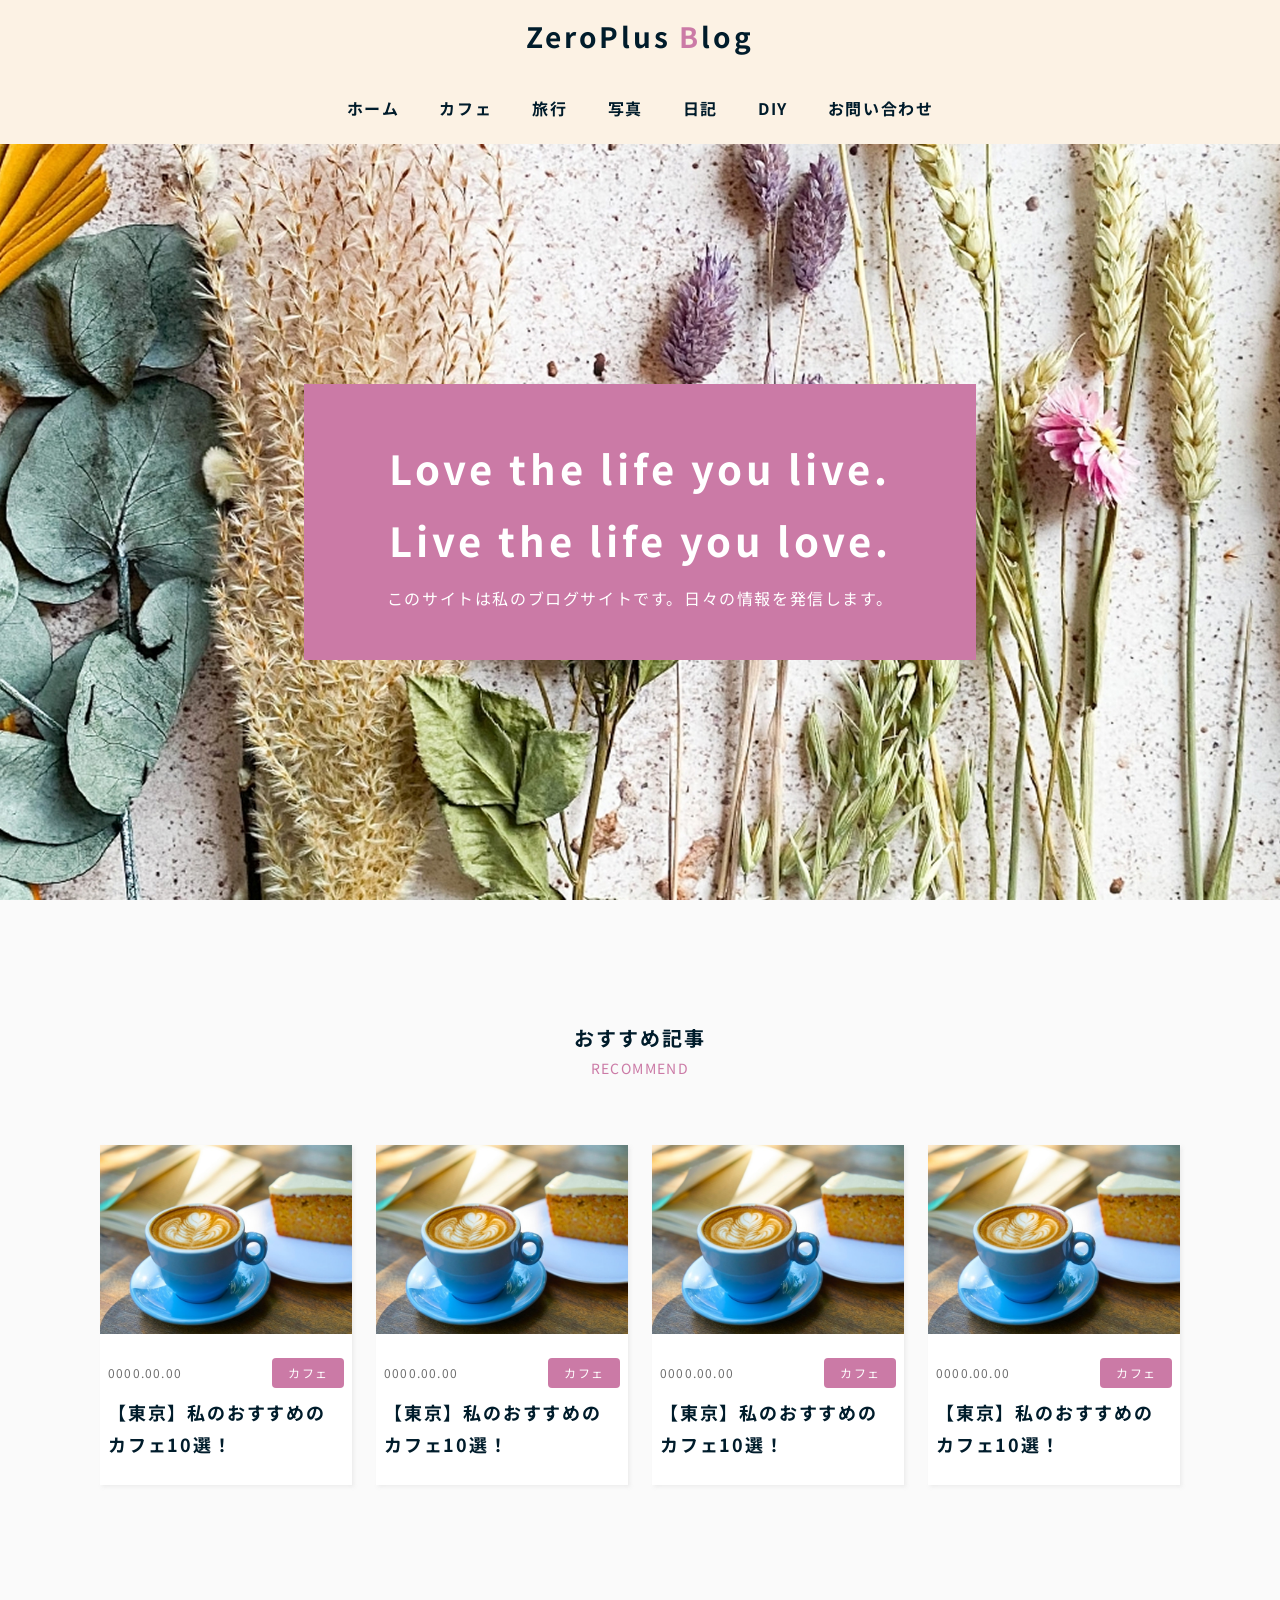
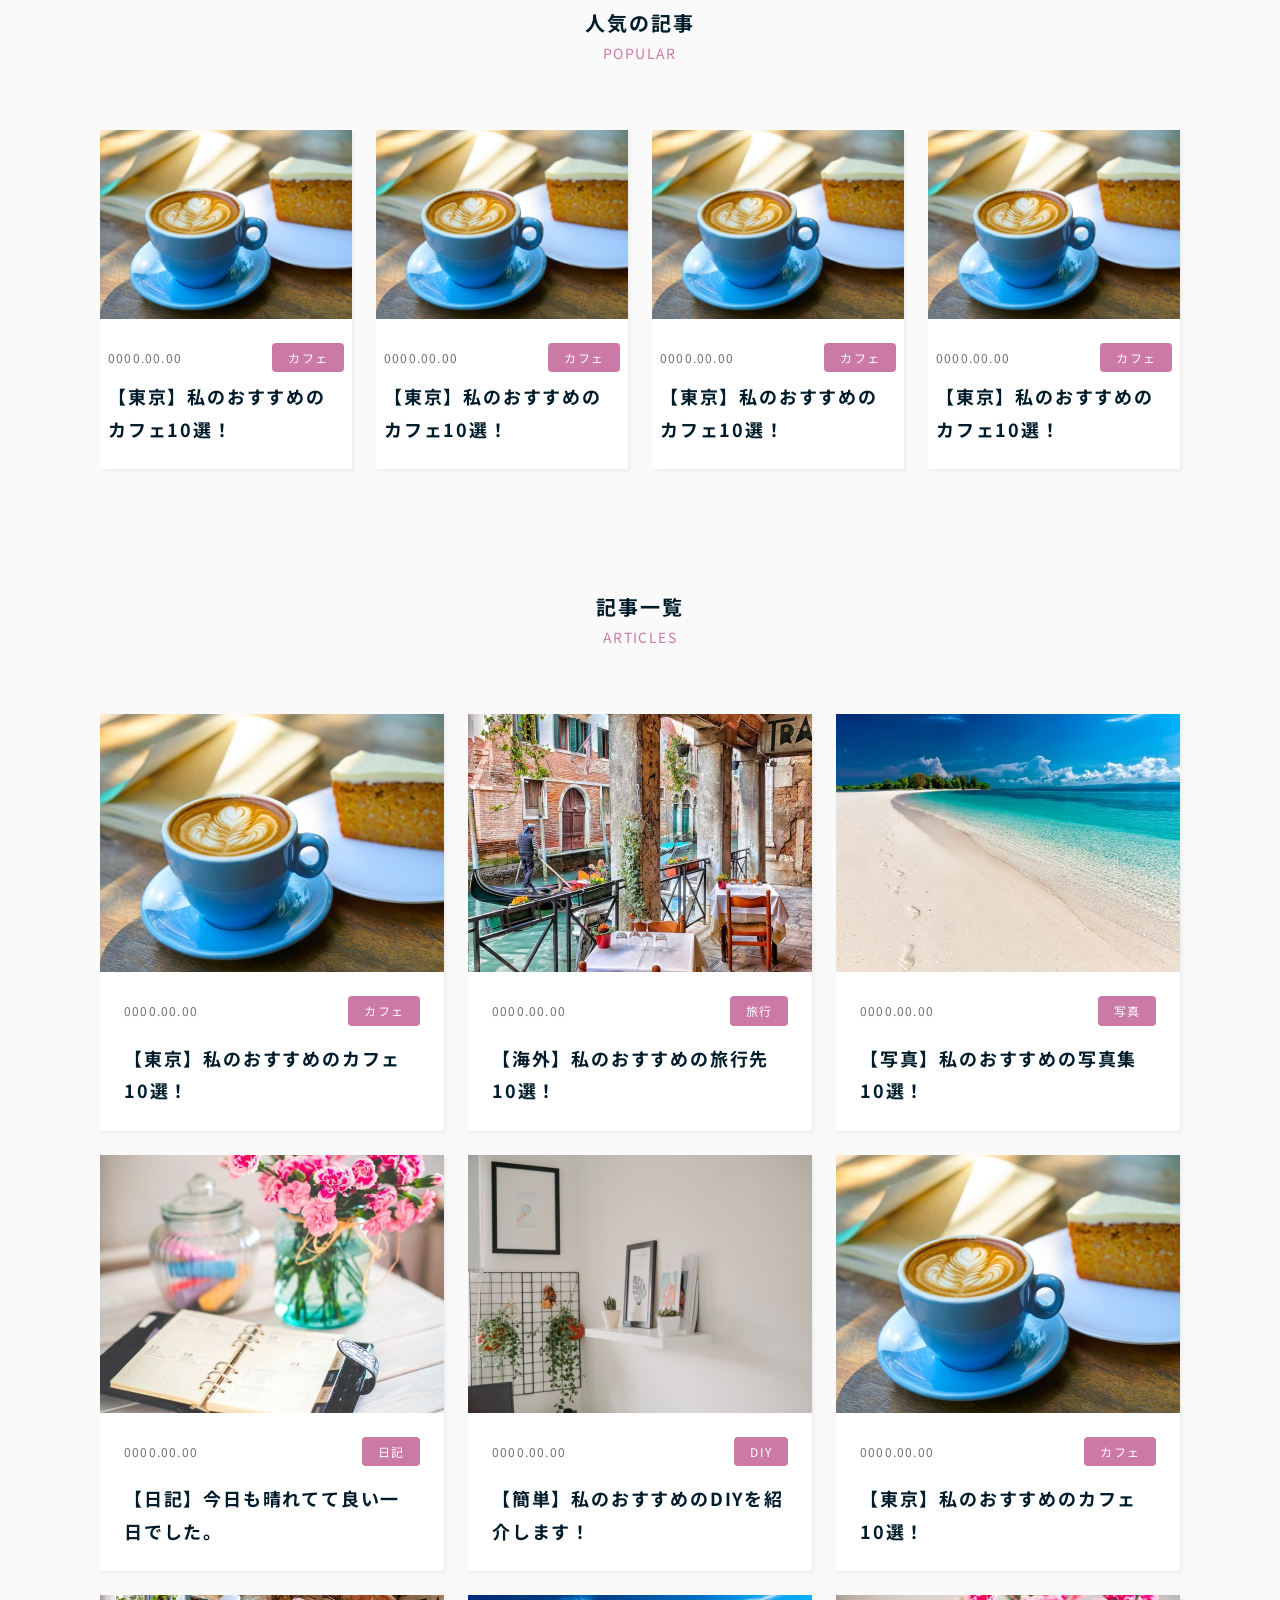
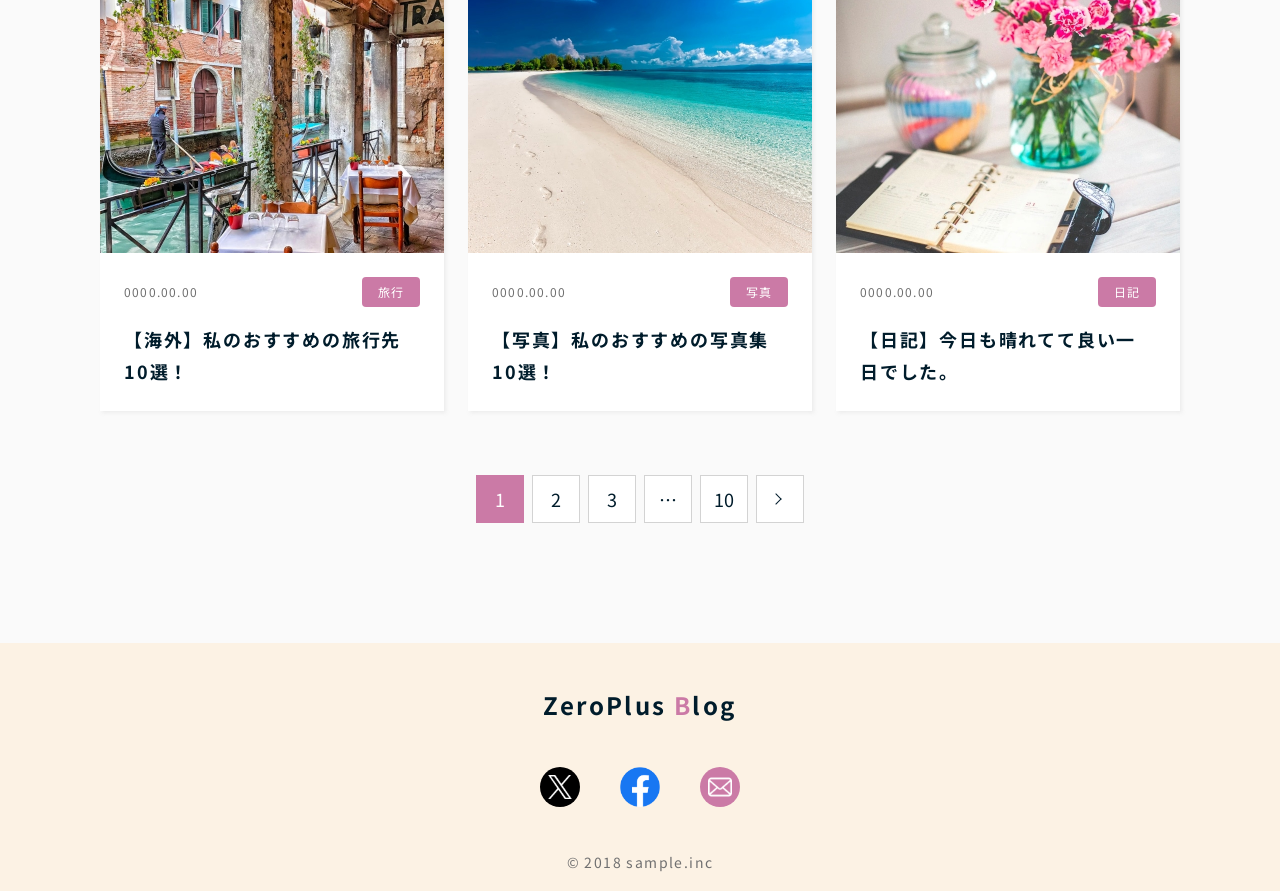
<file: src/index.html>
<!doctype html>
<html lang="ja">
  <head>
    <meta charset="utf-8" />
    <meta name="viewport" content="width=device-width,initial-scale=1" />
    <title>ZeroPlus Blog</title>
    <meta
      name="description"
      content="このサイトは私のブログサイトです。日々の情報を発信します。"
    />
    <meta name="format-detection" content="telephone=no" />

    <!-- favicon/web-clip-icon -->
    <link rel="icon" href="favicon.ico" type="image/ico" />
    <link rel="icon" href="favicon.png" type="image/png" />
    <link rel="icon" href="favicon.svg" type="image/svg+xml" />
    <link rel="apple-touch-icon" href="webclip.png" />
    <!-- ogp -->
    <meta property="og:site_name" content="ZeroPlus Blog" />
    <meta property="og:url" content="サイトのURL" />
    <meta property="og:type" content="website" />
    <meta property="og:title" content="ZeroPlus Blog" />
    <meta
      property="og:description"
      content="このサイトは私のブログサイトです。日々の情報を発信します。"
    />
    <meta
      property="og:image"
      content="https://zero-plus.io/lesson/ogp/blog_homework_ogp.png"
    />
    <meta property="og:locale" content="ja_JP" />
    <meta name="twitter:card" content="summary_large_image" />
    <meta
      name="twitter:description"
      content="このサイトは私のブログサイトです。日々の情報を発信します。"
    />
    <meta
      name="twitter:image:src"
      content="https://zero-plus.io/lesson/ogp/blog_homework_ogp.png"
    />

    <!-- google fonts -->
    <link rel="preconnect" href="https://fonts.googleapis.com" />
    <link rel="preconnect" href="https://fonts.gstatic.com" crossorigin />
    <link
      href="https://fonts.googleapis.com/css2?family=Noto+Sans+JP:wght@400;700&display=swap"
      rel="stylesheet"
    />
    <!-- css -->
    <link rel="stylesheet" href="css/reset.css" />
    <link rel="stylesheet" href="css/style.css" />
  </head>
  <body>
    <header class="header">
      <h1 class="header-logo">
        <a href="index.html" class="header-logo_link"
          >ZeroPlus<span class="header-logo_link__accent-color">&nbsp;B</span
          >log</a
        >
      </h1>
      <nav class="header-nav container">
        <ul class="header-nav_list">
          <li class="header-nav_item">
            <a href="index.html" class="header-nav_link">ホーム</a>
          </li>
          <li class="header-nav_item">
            <a href="category.html" class="header-nav_link">カフェ</a>
          </li>
          <li class="header-nav_item">
            <a href="category.html" class="header-nav_link">旅行</a>
          </li>
          <li class="header-nav_item">
            <a href="category.html" class="header-nav_link">写真</a>
          </li>
          <li class="header-nav_item">
            <a href="category.html" class="header-nav_link">日記</a>
          </li>
          <li class="header-nav_item">
            <a href="category.html" class="header-nav_link">DIY</a>
          </li>
          <li class="header-nav_item">
            <a href="#" class="header-nav_link">お問い合わせ</a>
          </li>
        </ul>
      </nav>
    </header>
    <div class="top_kv">
      <div class="top_kv_copy-wrapper">
        <p class="top_kv_copy">
          Love the life you live. <br />Live the life you love.
        </p>
        <p class="top_kv_copy-jp">
          このサイトは私のブログサイトです。<br
            class="top_kv_break"
          />日々の情報を発信します。
        </p>
      </div>
      <!-- /.top_kv_copy-wrapper -->
    </div>
    <!-- /.kv -->
    <main class="top_main">
      <section class="contents">
        <h2 class="contents-title">おすすめ記事</h2>
        <div class="posts container posts__col-4 contents-body">
          <article class="post">
            <a href="single.html" class="post_link">
              <div class="post_thumb-wrapper">
                <img
                  src="img/thumb_article.jpg"
                  alt="ラテアートが施されたカフェラテとケーキ"
                  class="post_thumb"
                  width="688"
                  height="516"
                />
              </div>
              <!-- /.post_thumb-wrapper -->
              <div class="post_txt post_txt__col-4">
                <div class="post_meta">
                  <time class="post_meta-date">0000.00.00</time>
                  <span class="post_meta-cat">カフェ</span>
                </div>
                <!-- /.post_meta -->
                <h3 class="post_title post_title__col-4">
                  【東京】私のおすすめのカフェ10選！
                </h3>
              </div>
              <!-- /.post_txt -->
            </a>
          </article>
          <article class="post">
            <a href="single.html" class="post_link">
              <div class="post_thumb-wrapper">
                <img
                  src="img/thumb_article.jpg"
                  alt="ラテアートが施されたカフェラテとケーキ"
                  class="post_thumb"
                  width="688"
                  height="516"
                />
              </div>
              <!-- /.post_thumb-wrapper -->
              <div class="post_txt post_txt__col-4">
                <div class="post_meta">
                  <time class="post_meta-date">0000.00.00</time>
                  <span class="post_meta-cat">カフェ</span>
                </div>
                <!-- /.post_meta -->
                <h3 class="post_title post_title__col-4">
                  【東京】私のおすすめのカフェ10選！
                </h3>
              </div>
              <!-- /.post_txt -->
            </a>
          </article>
          <article class="post">
            <a href="single.html" class="post_link">
              <div class="post_thumb-wrapper">
                <img
                  src="img/thumb_article.jpg"
                  alt="ラテアートが施されたカフェラテとケーキ"
                  class="post_thumb"
                  width="688"
                  height="516"
                />
              </div>
              <!-- /.post_thumb-wrapper -->
              <div class="post_txt post_txt__col-4">
                <div class="post_meta">
                  <time class="post_meta-date">0000.00.00</time>
                  <span class="post_meta-cat">カフェ</span>
                </div>
                <!-- /.post_meta -->
                <h3 class="post_title post_title__col-4">
                  【東京】私のおすすめのカフェ10選！
                </h3>
              </div>
              <!-- /.post_txt -->
            </a>
          </article>
          <article class="post">
            <a href="single.html" class="post_link">
              <div class="post_thumb-wrapper">
                <img
                  src="img/thumb_article.jpg"
                  alt="ラテアートが施されたカフェラテとケーキ"
                  class="post_thumb"
                  width="688"
                  height="516"
                />
              </div>
              <!-- /.post_thumb-wrapper -->
              <div class="post_txt post_txt__col-4">
                <div class="post_meta">
                  <time class="post_meta-date">0000.00.00</time>
                  <span class="post_meta-cat">カフェ</span>
                </div>
                <!-- /.post_meta -->
                <h3 class="post_title post_title__col-4">
                  【東京】私のおすすめのカフェ10選！
                </h3>
              </div>
              <!-- /.post_txt -->
            </a>
          </article>
        </div>
        <!-- /.posts -->
      </section>
      <section class="contents">
        <h2 class="contents-title popular">人気の記事</h2>
        <div class="posts container posts__col-4 contents-body">
          <article class="post">
            <a href="single.html" class="post_link">
              <div class="post_thumb-wrapper">
                <img
                  src="img/thumb_article.jpg"
                  alt="ラテアートが施されたカフェラテとケーキ"
                  class="post_thumb"
                  width="688"
                  height="516"
                />
              </div>
              <!-- /.post_thumb-wrapper -->
              <div class="post_txt post_txt__col-4">
                <div class="post_meta">
                  <time class="post_meta-date">0000.00.00</time>
                  <span class="post_meta-cat">カフェ</span>
                </div>
                <!-- /.post_meta -->
                <h3 class="post_title post_title__col-4">
                  【東京】私のおすすめのカフェ10選！
                </h3>
              </div>
              <!-- /.post_txt -->
            </a>
          </article>
          <article class="post">
            <a href="single.html" class="post_link">
              <div class="post_thumb-wrapper">
                <img
                  src="img/thumb_article.jpg"
                  alt="ラテアートが施されたカフェラテとケーキ"
                  class="post_thumb"
                  width="688"
                  height="516"
                />
              </div>
              <!-- /.post_thumb-wrapper -->
              <div class="post_txt post_txt__col-4">
                <div class="post_meta">
                  <time class="post_meta-date">0000.00.00</time>
                  <span class="post_meta-cat">カフェ</span>
                </div>
                <!-- /.post_meta -->
                <h3 class="post_title post_title__col-4">
                  【東京】私のおすすめのカフェ10選！
                </h3>
              </div>
              <!-- /.post_txt -->
            </a>
          </article>
          <article class="post">
            <a href="single.html" class="post_link">
              <div class="post_thumb-wrapper">
                <img
                  src="img/thumb_article.jpg"
                  alt="ラテアートが施されたカフェラテとケーキ"
                  class="post_thumb"
                  width="688"
                  height="516"
                />
              </div>
              <!-- /.post_thumb-wrapper -->
              <div class="post_txt post_txt__col-4">
                <div class="post_meta">
                  <time class="post_meta-date">0000.00.00</time>
                  <span class="post_meta-cat">カフェ</span>
                </div>
                <!-- /.post_meta -->
                <h3 class="post_title post_title__col-4">
                  【東京】私のおすすめのカフェ10選！
                </h3>
              </div>
              <!-- /.post_txt -->
            </a>
          </article>
          <article class="post">
            <a href="single.html" class="post_link">
              <div class="post_thumb-wrapper">
                <img
                  src="img/thumb_article.jpg"
                  alt="ラテアートが施されたカフェラテとケーキ"
                  class="post_thumb"
                  width="688"
                  height="516"
                />
              </div>
              <!-- /.post_thumb-wrapper -->
              <div class="post_txt post_txt__col-4">
                <div class="post_meta">
                  <time class="post_meta-date">0000.00.00</time>
                  <span class="post_meta-cat">カフェ</span>
                </div>
                <!-- /.post_meta -->
                <h3 class="post_title post_title__col-4">
                  【東京】私のおすすめのカフェ10選！
                </h3>
              </div>
              <!-- /.post_txt -->
            </a>
          </article>
        </div>
        <!-- /.posts -->
      </section>
      <section class="contents">
        <h2 class="contents-title articles">記事一覧</h2>
        <div class="posts container posts__col-3 contents-body">
          <article class="post">
            <a href="single.html" class="post_link">
              <div class="post_thumb-wrapper">
                <img
                  src="img/thumb_article.jpg"
                  alt="ラテアートが施されたカフェラテとケーキ"
                  class="post_thumb"
                  width="688"
                  height="516"
                />
              </div>
              <!-- /.post_thumb-wrapper -->
              <div class="post_txt post_txt__col-3">
                <div class="post_meta">
                  <time class="post_meta-date">0000.00.00</time>
                  <span class="post_meta-cat">カフェ</span>
                </div>
                <!-- /.post_meta -->
                <h3 class="post_title post_title__col-3">
                  【東京】私のおすすめのカフェ10選！
                </h3>
              </div>
              <!-- /.post_txt -->
            </a>
          </article>
          <article class="post">
            <a href="single.html" class="post_link">
              <div class="post_thumb-wrapper">
                <img
                  src="img/thumb_article02.jpg"
                  alt="運河沿いのレストランから見えるゴンドラと古い建物の景色"
                  class="post_thumb"
                  width="688"
                  height="516"
                />
              </div>
              <!-- /.post_thumb-wrapper -->
              <div class="post_txt post_txt__col-3">
                <div class="post_meta">
                  <time class="post_meta-date">0000.00.00</time>
                  <span class="post_meta-cat">旅行</span>
                </div>
                <!-- /.post_meta -->
                <h3 class="post_title post_title__col-3">
                  【海外】私のおすすめの旅行先10選！
                </h3>
              </div>
              <!-- /.post_txt -->
            </a>
          </article>
          <article class="post">
            <a href="single.html" class="post_link">
              <div class="post_thumb-wrapper">
                <img
                  src="img/thumb_article03.jpg"
                  alt="青い海と白い砂浜に残された足跡"
                  class="post_thumb"
                  width="688"
                  height="516"
                />
              </div>
              <!-- /.post_thumb-wrapper -->
              <div class="post_txt post_txt__col-3">
                <div class="post_meta">
                  <time class="post_meta-date">0000.00.00</time>
                  <span class="post_meta-cat">写真</span>
                </div>
                <!-- /.post_meta -->
                <h3 class="post_title post_title__col-3">
                  【写真】私のおすすめの写真集10選！
                </h3>
              </div>
              <!-- /.post_txt -->
            </a>
          </article>
          <article class="post">
            <a href="single.html" class="post_link">
              <div class="post_thumb-wrapper">
                <img
                  src="img/thumb_article04.jpg"
                  alt="開かれた手帳と花瓶に生けられたピンクの花"
                  class="post_thumb"
                  width="688"
                  height="516"
                />
              </div>
              <!-- /.post_thumb-wrapper -->
              <div class="post_txt post_txt__col-3">
                <div class="post_meta">
                  <time class="post_meta-date">0000.00.00</time>
                  <span class="post_meta-cat">日記</span>
                </div>
                <!-- /.post_meta -->
                <h3 class="post_title post_title__col-3">
                  【日記】今日も晴れてて良い一日でした。
                </h3>
              </div>
              <!-- /.post_txt -->
            </a>
          </article>
          <article class="post">
            <a href="single.html" class="post_link">
              <div class="post_thumb-wrapper">
                <img
                  src="img/thumb_article05.jpg"
                  alt="白い壁に設置されたシェルフと小さな観葉植物"
                  class="post_thumb"
                  width="688"
                  height="516"
                />
              </div>
              <!-- /.post_thumb-wrapper -->
              <div class="post_txt post_txt__col-3">
                <div class="post_meta">
                  <time class="post_meta-date">0000.00.00</time>
                  <span class="post_meta-cat">DIY</span>
                </div>
                <!-- /.post_meta -->
                <h3 class="post_title post_title__col-3">
                  【簡単】私のおすすめのDIYを紹介します！
                </h3>
              </div>
              <!-- /.post_txt -->
            </a>
          </article>
          <article class="post">
            <a href="single.html" class="post_link">
              <div class="post_thumb-wrapper">
                <img
                  src="img/thumb_article.jpg"
                  alt="ラテアートが施されたカフェラテとケーキ"
                  class="post_thumb"
                  width="688"
                  height="516"
                />
              </div>
              <!-- /.post_thumb-wrapper -->
              <div class="post_txt post_txt__col-3">
                <div class="post_meta">
                  <time class="post_meta-date">0000.00.00</time>
                  <span class="post_meta-cat">カフェ</span>
                </div>
                <!-- /.post_meta -->
                <h3 class="post_title post_title__col-3">
                  【東京】私のおすすめのカフェ10選！
                </h3>
              </div>
              <!-- /.post_txt -->
            </a>
          </article>
          <article class="post">
            <a href="single.html" class="post_link">
              <div class="post_thumb-wrapper">
                <img
                  src="img/thumb_article02.jpg"
                  alt="運河沿いのレストランから見えるゴンドラと古い建物の景色"
                  class="post_thumb"
                  width="688"
                  height="516"
                />
              </div>
              <!-- /.post_thumb-wrapper -->
              <div class="post_txt post_txt__col-3">
                <div class="post_meta">
                  <time class="post_meta-date">0000.00.00</time>
                  <span class="post_meta-cat">旅行</span>
                </div>
                <!-- /.post_meta -->
                <h3 class="post_title post_title__col-3">
                  【海外】私のおすすめの旅行先10選！
                </h3>
              </div>
              <!-- /.post_txt -->
            </a>
          </article>
          <article class="post">
            <a href="single.html" class="post_link">
              <div class="post_thumb-wrapper">
                <img
                  src="img/thumb_article03.jpg"
                  alt="青い海と白い砂浜に残された足跡"
                  class="post_thumb"
                  width="688"
                  height="516"
                />
              </div>
              <!-- /.post_thumb-wrapper -->
              <div class="post_txt post_txt__col-3">
                <div class="post_meta">
                  <time class="post_meta-date">0000.00.00</time>
                  <span class="post_meta-cat">写真</span>
                </div>
                <!-- /.post_meta -->
                <h3 class="post_title post_title__col-3">
                  【写真】私のおすすめの写真集10選！
                </h3>
              </div>
              <!-- /.post_txt -->
            </a>
          </article>
          <article class="post">
            <a href="single.html" class="post_link">
              <div class="post_thumb-wrapper">
                <img
                  src="img/thumb_article04.jpg"
                  alt="開かれた手帳と花瓶に生けられたピンクの花"
                  class="post_thumb"
                  width="688"
                  height="516"
                />
              </div>
              <!-- /.post_thumb-wrapper -->
              <div class="post_txt post_txt__col-3">
                <div class="post_meta">
                  <time class="post_meta-date">0000.00.00</time>
                  <span class="post_meta-cat">日記</span>
                </div>
                <!-- /.post_meta -->
                <h3 class="post_title post_title__col-3">
                  【日記】今日も晴れてて良い一日でした。
                </h3>
              </div>
              <!-- /.post_txt -->
            </a>
          </article>
        </div>
        <!-- /.posts -->
        <!-- /.pagination -->
      </section>
      <div class="pagination">
        <span class="pagination_numbers pagination_numbers__current">1</span>
        <a href="#" class="pagination_numbers">2</a>
        <a href="#" class="pagination_numbers">3</a>
        <span class="pagination_numbers">…</span>
        <a href="#" class="pagination_numbers">10</a>
        <a href="#" class="pagination_numbers pagination_numbers__next"></a>
      </div>
    </main>
    <footer class="footer">
      <p class="footer-logo">
        <a href="index.html" class="footer-logo_link"
          >ZeroPlus<span class="footer-logo_link__accent-color">&nbsp;B</span
          >log</a
        >
      </p>
      <div class="footer-sns">
        <a href="#" class="footer-sns_item">
          <img
            src="img/icon_x.svg"
            alt="X"
            width="40"
            height="40"
            class="footer-sns_icon"
          />
        </a>
        <a href="#" class="footer-sns_item">
          <img
            src="img/icon_facebook.svg"
            alt="Facebook"
            width="40"
            height="40"
            class="footer-sns_icon"
          />
        </a>
        <a href="#" class="footer-sns_item">
          <img
            src="img/icon_email.svg"
            alt="Eメール"
            width="40"
            height="40"
            class="footer-sns_icon"
          />
        </a>
      </div>
      <!-- /.footer-sns -->

      <p class="footer-copyright">
        <small class="footer-copyright_txt">&copy; 2018 sample.inc</small>
      </p>
    </footer>
  </body>
</html>
</file>
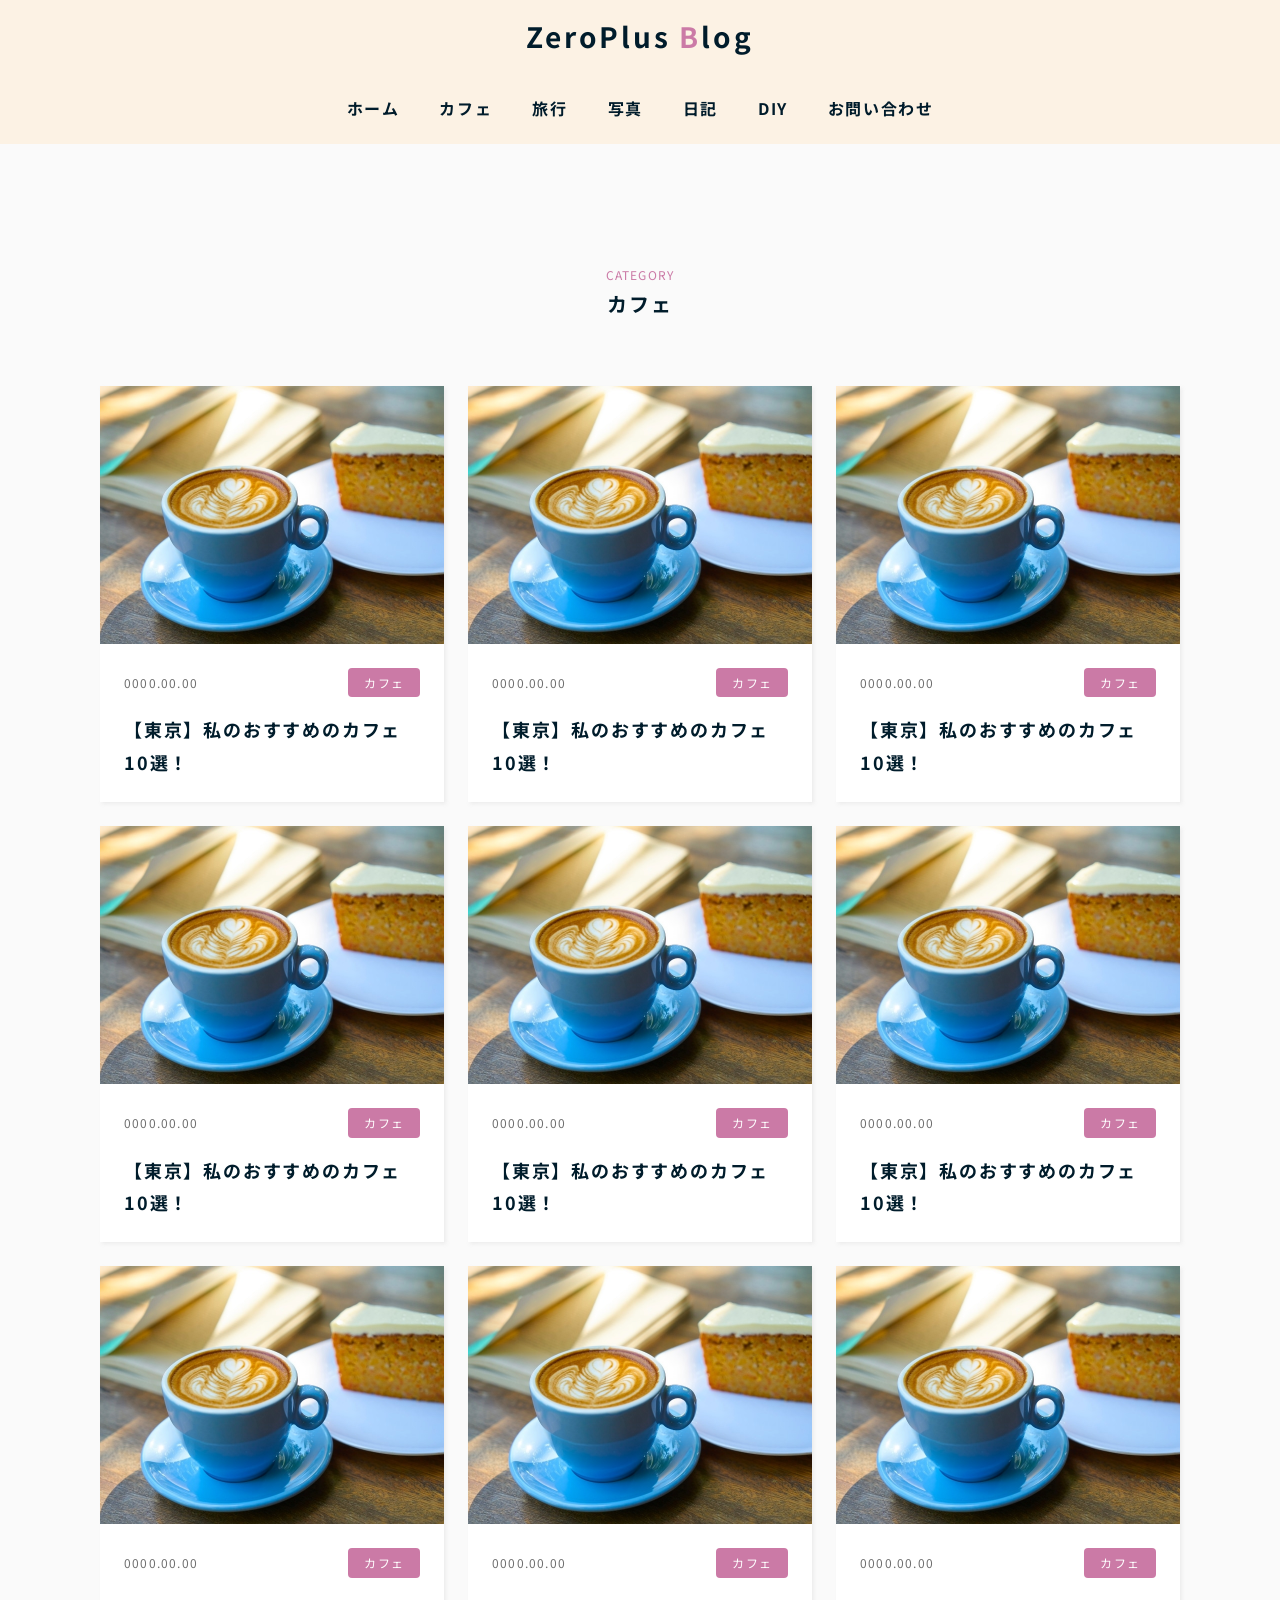
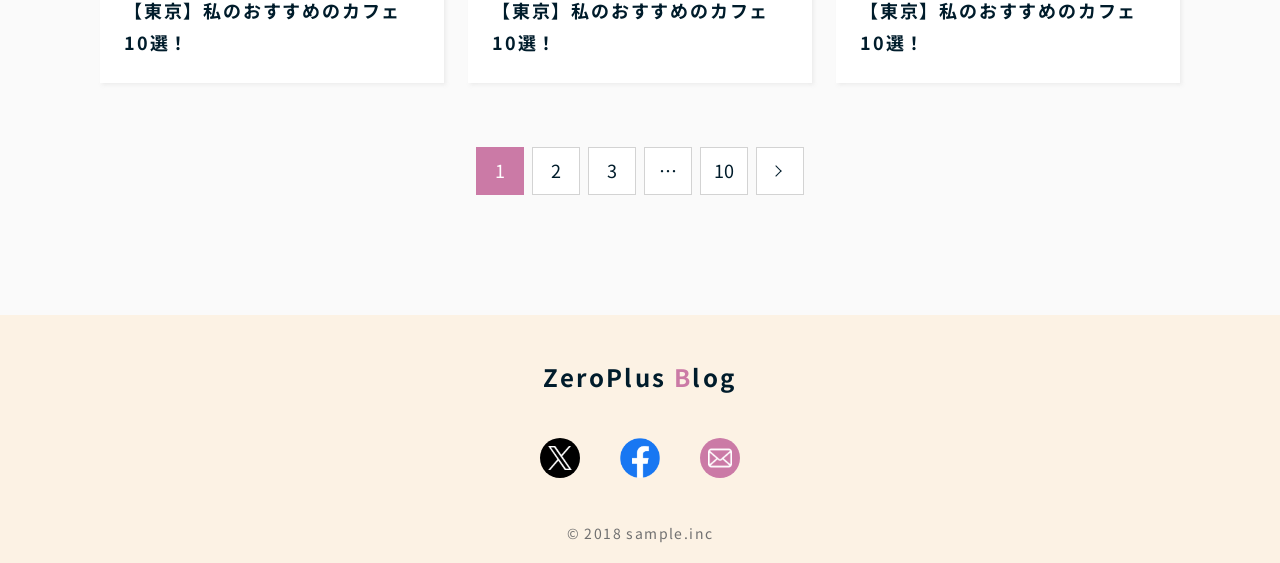
<file: src/category.html>
<!doctype html>
<html lang="ja">
  <head>
    <meta charset="utf-8" />
    <meta name="viewport" content="width=device-width,initial-scale=1" />
    <title>カフェ|ZeroPlus Blog</title>
    <meta
      name="description"
      content="このサイトは私のブログサイトです。日々の情報を発信します。"
    />
    <meta name="format-detection" content="telephone=no" />

    <!-- favicon/web-clip-icon -->
    <link rel="icon" href="favicon.ico" type="image/ico" />
    <link rel="icon" href="favicon.png" type="image/png" />
    <link rel="icon" href="favicon.svg" type="image/svg+xml" />
    <link rel="apple-touch-icon" href="webclip.png" />
    <!-- ogp -->
    <meta property="og:site_name" content="ZeroPlus Blog" />
    <meta property="og:url" content="サイトのURL" />
    <meta property="og:type" content="article" />
    <meta property="og:title" content="カフェ|ZeroPlus Blog" />
    <meta
    property="og:description"
    content="このサイトは私のブログサイトです。日々の情報を発信します。"
    />
    <meta
    property="og:image"
    content="https://zero-plus.io/lesson/ogp/blog_homework_ogp.png"
    />
    <meta property="og:locale" content="ja_JP" />
    <meta name="twitter:card" content="summary_large_image" />
    <meta
    name="twitter:description"
    content="このサイトは私のブログサイトです。日々の情報を発信します。"
    />
    <meta
    name="twitter:image:src"
    content="https://zero-plus.io/lesson/ogp/blog_homework_ogp.png"
    />

    <!-- google fonts -->
    <link rel="preconnect" href="https://fonts.googleapis.com" />
    <link rel="preconnect" href="https://fonts.gstatic.com" crossorigin />
    <link
      href="https://fonts.googleapis.com/css2?family=Noto+Sans+JP:wght@400;700&display=swap"
      rel="stylesheet"
    />
    <!-- css -->
    <link rel="stylesheet" href="css/reset.css" />
    <link rel="stylesheet" href="css/style.css" />
  </head>
  <body>
    <header class="header">
      <p class="header-logo">
        <a href="index.html" class="header-logo_link"
          >ZeroPlus<span class="header-logo_link__accent-color">&nbsp;B</span
          >log</a
        >
      </p>
      <nav class="header-nav container">
        <ul class="header-nav_list">
          <li class="header-nav_item">
            <a href="index.html" class="header-nav_link">ホーム</a>
          </li>
          <li class="header-nav_item">
            <a href="category.html" class="header-nav_link">カフェ</a>
          </li>
          <li class="header-nav_item">
            <a href="category.html" class="header-nav_link">旅行</a>
          </li>
          <li class="header-nav_item">
            <a href="category.html" class="header-nav_link">写真</a>
          </li>
          <li class="header-nav_item">
            <a href="category.html" class="header-nav_link">日記</a>
          </li>
          <li class="header-nav_item">
            <a href="category.html" class="header-nav_link">DIY</a>
          </li>
          <li class="header-nav_item">
            <a href="#" class="header-nav_link">お問い合わせ</a>
          </li>
        </ul>
      </nav>
    </header>
    <main class="cat_main">
      <div class="cat_header container">
        <h1 class="cat_header_title">カフェ</h1>
      </div>
      <!-- /.cat_header -->
      <section class="cat_main_contents">
        <div class="posts container posts__col-3">
          <article class="post">
            <a href="single.html" class="post_link">
              <div class="post_thumb-wrapper">
                <img
                  src="img/thumb_article.jpg"
                  alt="ラテアートが施されたカフェラテとケーキ"
                  class="post_thumb"
                  width="688"
                  height="516"
                />
              </div>
              <!-- /.post_thumb-wrapper -->
              <div class="post_txt post_txt__col-3">
                <div class="post_meta">
                  <time class="post_meta-date">0000.00.00</time>
                  <span class="post_meta-cat">カフェ</span>
                </div>
                <!-- /.post_meta -->
                <h2 class="post_title post_title__col-3">
                  【東京】私のおすすめのカフェ10選！
                </h2>
              </div>
              <!-- /.post_txt -->
            </a>
          </article>
          <article class="post">
            <a href="single.html" class="post_link">
              <div class="post_thumb-wrapper">
                <img
                  src="img/thumb_article.jpg"
                  alt="ラテアートが施されたカフェラテとケーキ"
                  class="post_thumb"
                  width="688"
                  height="516"
                />
              </div>
              <!-- /.post_thumb-wrapper -->
              <div class="post_txt post_txt__col-3">
                <div class="post_meta">
                  <time class="post_meta-date">0000.00.00</time>
                  <span class="post_meta-cat">カフェ</span>
                </div>
                <!-- /.post_meta -->
                <h2 class="post_title post_title__col-3">
                  【東京】私のおすすめのカフェ10選！
                </h2>
              </div>
              <!-- /.post_txt -->
            </a>
          </article>
          <article class="post">
            <a href="single.html" class="post_link">
              <div class="post_thumb-wrapper">
                <img
                  src="img/thumb_article.jpg"
                  alt="ラテアートが施されたカフェラテとケーキ"
                  class="post_thumb"
                  width="688"
                  height="516"
                />
              </div>
              <!-- /.post_thumb-wrapper -->
              <div class="post_txt post_txt__col-3">
                <div class="post_meta">
                  <time class="post_meta-date">0000.00.00</time>
                  <span class="post_meta-cat">カフェ</span>
                </div>
                <!-- /.post_meta -->
                <h2 class="post_title post_title__col-3">
                  【東京】私のおすすめのカフェ10選！
                </h2>
              </div>
              <!-- /.post_txt -->
            </a>
          </article>
          <article class="post">
            <a href="single.html" class="post_link">
              <div class="post_thumb-wrapper">
                <img
                  src="img/thumb_article.jpg"
                  alt="ラテアートが施されたカフェラテとケーキ"
                  class="post_thumb"
                  width="688"
                  height="516"
                />
              </div>
              <!-- /.post_thumb-wrapper -->
              <div class="post_txt post_txt__col-3">
                <div class="post_meta">
                  <time class="post_meta-date">0000.00.00</time>
                  <span class="post_meta-cat">カフェ</span>
                </div>
                <!-- /.post_meta -->
                <h2 class="post_title post_title__col-3">
                  【東京】私のおすすめのカフェ10選！
                </h2>
              </div>
              <!-- /.post_txt -->
            </a>
          </article>
          <article class="post">
            <a href="single.html" class="post_link">
              <div class="post_thumb-wrapper">
                <img
                  src="img/thumb_article.jpg"
                  alt="ラテアートが施されたカフェラテとケーキ"
                  class="post_thumb"
                  width="688"
                  height="516"
                />
              </div>
              <!-- /.post_thumb-wrapper -->
              <div class="post_txt post_txt__col-3">
                <div class="post_meta">
                  <time class="post_meta-date">0000.00.00</time>
                  <span class="post_meta-cat">カフェ</span>
                </div>
                <!-- /.post_meta -->
                <h2 class="post_title post_title__col-3">
                  【東京】私のおすすめのカフェ10選！
                </h2>
              </div>
              <!-- /.post_txt -->
            </a>
          </article>
          <article class="post">
            <a href="single.html" class="post_link">
              <div class="post_thumb-wrapper">
                <img
                  src="img/thumb_article.jpg"
                  alt="ラテアートが施されたカフェラテとケーキ"
                  class="post_thumb"
                  width="688"
                  height="516"
                />
              </div>
              <!-- /.post_thumb-wrapper -->
              <div class="post_txt post_txt__col-3">
                <div class="post_meta">
                  <time class="post_meta-date">0000.00.00</time>
                  <span class="post_meta-cat">カフェ</span>
                </div>
                <!-- /.post_meta -->
                <h2 class="post_title post_title__col-3">
                  【東京】私のおすすめのカフェ10選！
                </h2>
              </div>
              <!-- /.post_txt -->
            </a>
          </article>
          <article class="post">
            <a href="single.html" class="post_link">
              <div class="post_thumb-wrapper">
                <img
                  src="img/thumb_article.jpg"
                  alt="ラテアートが施されたカフェラテとケーキ"
                  class="post_thumb"
                  width="688"
                  height="516"
                />
              </div>
              <!-- /.post_thumb-wrapper -->
              <div class="post_txt post_txt__col-3">
                <div class="post_meta">
                  <time class="post_meta-date">0000.00.00</time>
                  <span class="post_meta-cat">カフェ</span>
                </div>
                <!-- /.post_meta -->
                <h2 class="post_title post_title__col-3">
                  【東京】私のおすすめのカフェ10選！
                </h2>
              </div>
              <!-- /.post_txt -->
            </a>
          </article>
          <article class="post">
            <a href="single.html" class="post_link">
              <div class="post_thumb-wrapper">
                <img
                  src="img/thumb_article.jpg"
                  alt="ラテアートが施されたカフェラテとケーキ"
                  class="post_thumb"
                  width="688"
                  height="516"
                />
              </div>
              <!-- /.post_thumb-wrapper -->
              <div class="post_txt post_txt__col-3">
                <div class="post_meta">
                  <time class="post_meta-date">0000.00.00</time>
                  <span class="post_meta-cat">カフェ</span>
                </div>
                <!-- /.post_meta -->
                <h2 class="post_title post_title__col-3">
                  【東京】私のおすすめのカフェ10選！
                </h2>
              </div>
              <!-- /.post_txt -->
            </a>
          </article>
          <article class="post">
            <a href="single.html" class="post_link">
              <div class="post_thumb-wrapper">
                <img
                  src="img/thumb_article.jpg"
                  alt="ラテアートが施されたカフェラテとケーキ"
                  class="post_thumb"
                  width="688"
                  height="516"
                />
              </div>
              <!-- /.post_thumb-wrapper -->
              <div class="post_txt post_txt__col-3">
                <div class="post_meta">
                  <time class="post_meta-date">0000.00.00</time>
                  <span class="post_meta-cat">カフェ</span>
                </div>
                <!-- /.post_meta -->
                <h2 class="post_title post_title__col-3">
                  【東京】私のおすすめのカフェ10選！
                </h2>
              </div>
              <!-- /.post_txt -->
            </a>
          </article>
        </div>
        <!-- /.posts -->
        <div class="pagination">
          <span class="pagination_numbers pagination_numbers__current">1</span>
          <a href="#" class="pagination_numbers">2</a>
          <a href="#" class="pagination_numbers">3</a>
          <span class="pagination_numbers">…</span>
          <a href="#" class="pagination_numbers">10</a>
          <a href="#" class="pagination_numbers pagination_numbers__next"></a>
        </div>
        <!-- /.pagination -->
      </section>
    </main>
    <footer class="footer">
      <p class="footer-logo">
        <a href="index.html" class="footer-logo_link"
          >ZeroPlus<span class="footer-logo_link__accent-color">&nbsp;B</span
          >log</a
        >
      </p>
      <div class="footer-sns">
        <a href="#" class="footer-sns_item">
          <img
            src="img/icon_x.svg"
            alt="X"
            width="40"
            height="40"
            class="footer-sns_icon"
          />
        </a>
        <a href="#" class="footer-sns_item">
          <img
            src="img/icon_facebook.svg"
            alt="Facebook"
            width="40"
            height="40"
            class="footer-sns_icon"
          />
        </a>
        <a href="#" class="footer-sns_item">
          <img
            src="img/icon_email.svg"
            alt="Eメール"
            width="40"
            height="40"
            class="footer-sns_icon"
          />
        </a>
      </div>
      <!-- /.footer-sns -->
      <p class="footer-copyright">
        <small class="footer-copyright_txt">&copy; 2018 sample.inc</small>
      </p>
    </footer>
  </body>
</html>
</file>
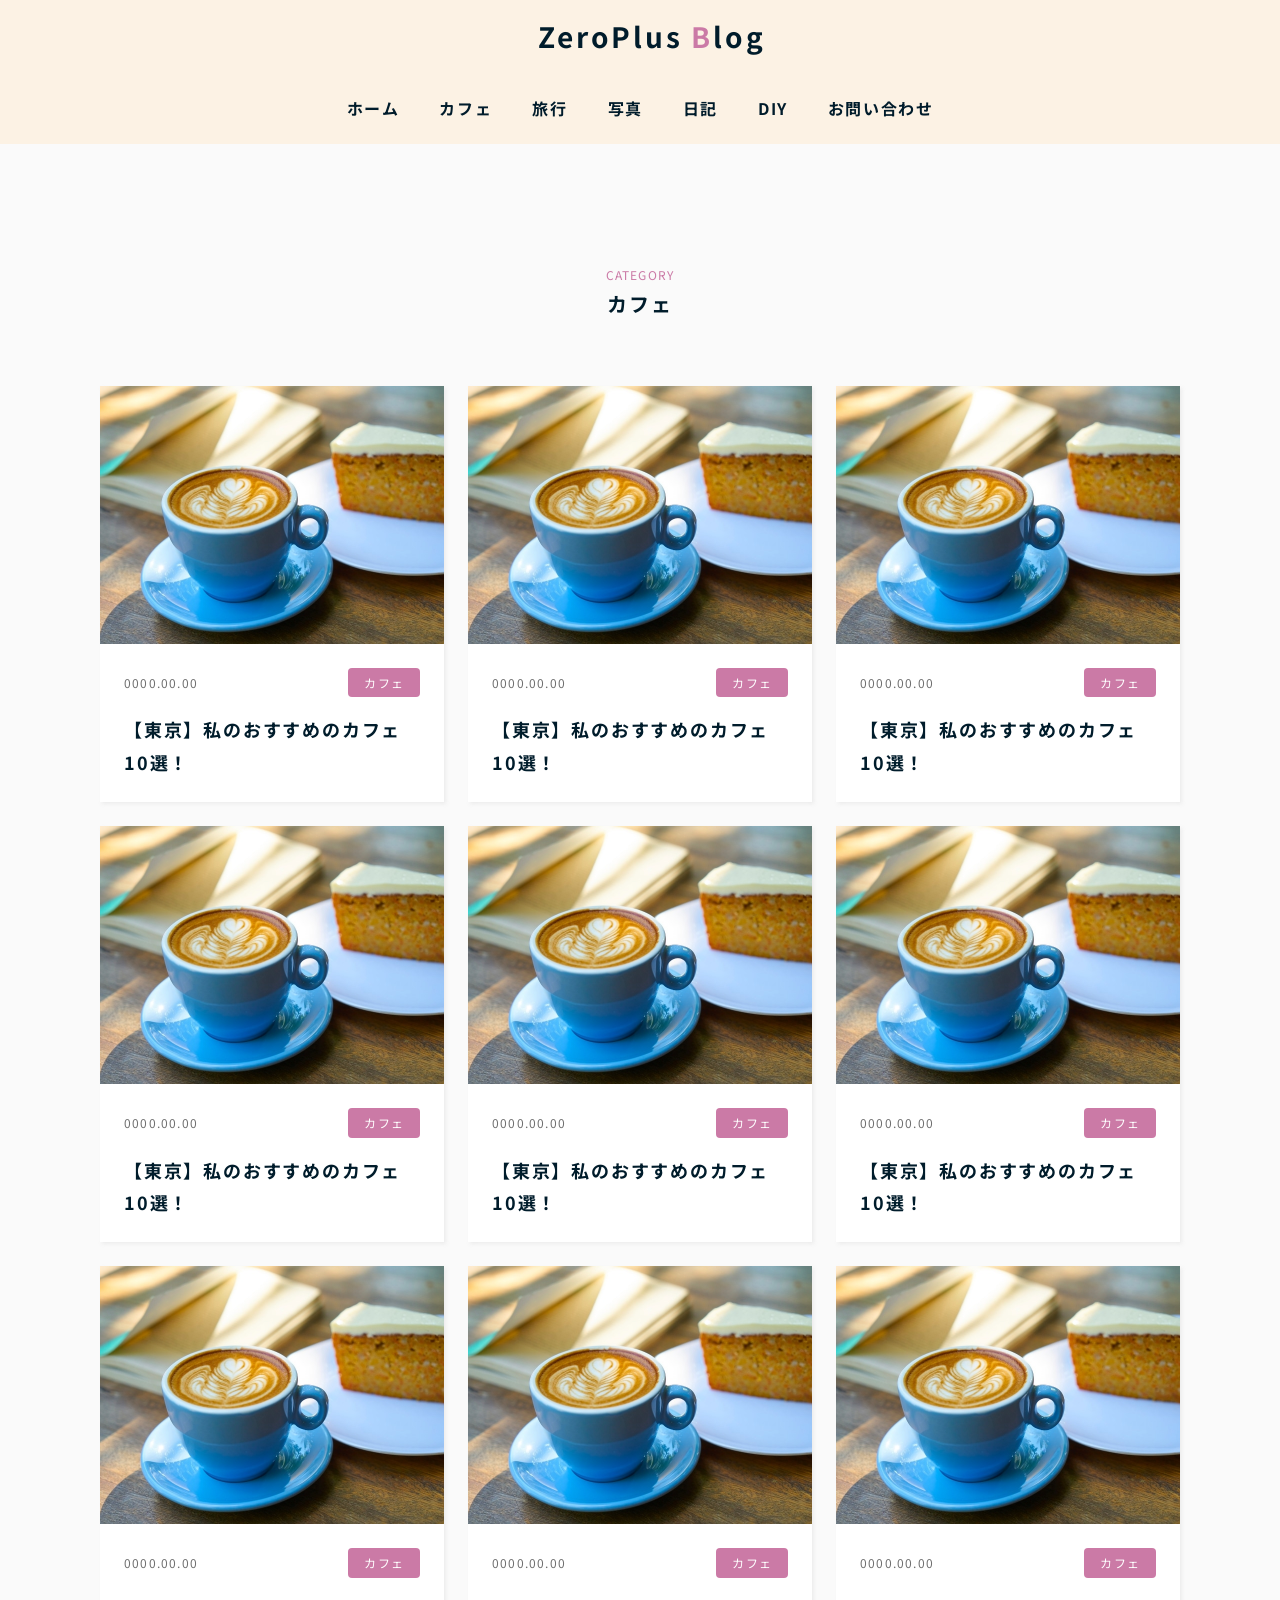
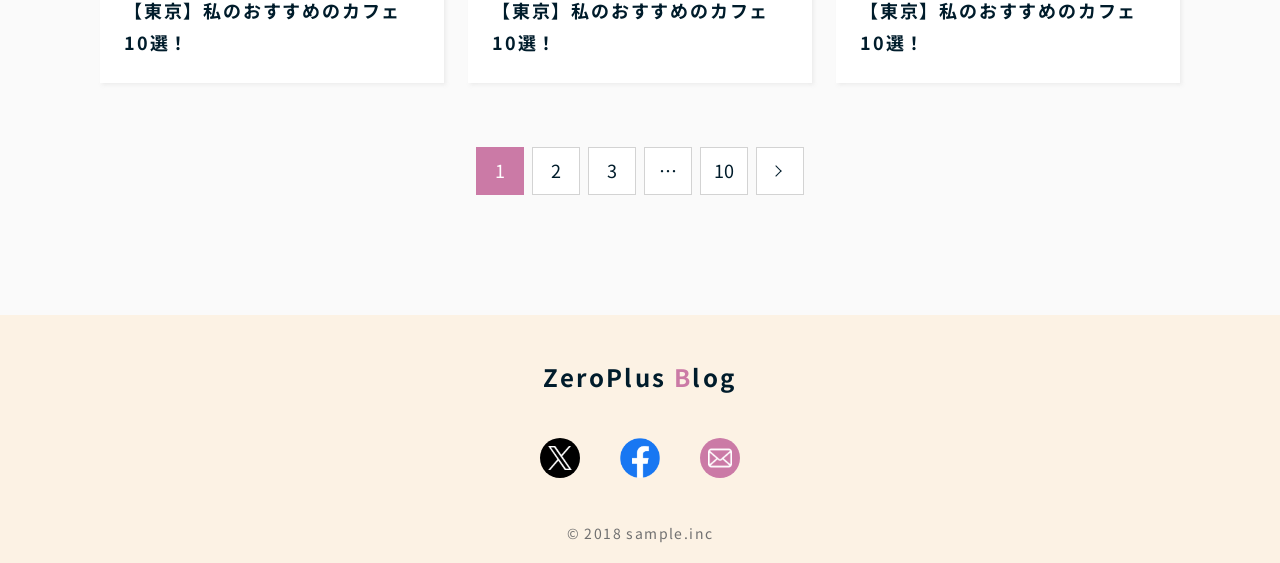
<file: src/category_by_own.html>
<!doctype html>
<html lang="ja">
  <head>
    <meta charset="utf-8" />
    <meta name="viewport" content="width=device-width,initial-scale=1" />
    <title>カフェ|ZeroPlus Blog</title>
    <meta
      name="description"
      content="このサイトは私のブログサイトです。日々の情報を発信します。"
    />
    <meta name="format-detection" content="telephone=no" />

    <!-- favicon/web-clip-icon -->
    <link rel="icon" href="favicon.ico" type="image/ico" />
    <link rel="icon" href="favicon.png" type="image/png" />
    <link rel="icon" href="favicon.svg" type="image/svg+xml" />
    <link rel="apple-touch-icon" href="webclip.png" />
    <!-- ogp -->
    <meta property="og:site_name" content="ZeroPlus Blog" />
    <meta property="og:url" content="サイトのURL" />
    <meta property="og:type" content="article" />
    <meta property="og:title" content="カフェ|ZeroPlus Blog" />
    <meta
      property="og:description"
      content="このサイトは私のブログサイトです。日々の情報を発信します。"
    />
    <meta
      property="og:image"
      content="https://zero-plus.io/lesson/ogp/blog_homework_ogp.png"
    />
    <meta property="og:locale" content="ja_JP" />
    <meta name="twitter:card" content="summary_large_image" />
    <meta
      name="twitter:description"
      content="このサイトは私のブログサイトです。日々の情報を発信します。"
    />
    <meta
      name="twitter:image:src"
      content="https://zero-plus.io/lesson/ogp/blog_homework_ogp.png"
    />

    <!-- google fonts -->
    <link rel="preconnect" href="https://fonts.googleapis.com" />
    <link rel="preconnect" href="https://fonts.gstatic.com" crossorigin />
    <link
      href="https://fonts.googleapis.com/css2?family=Noto+Sans+JP:wght@400;700&display=swap"
      rel="stylesheet"
    />
    <!-- css -->
    <link rel="stylesheet" href="css/reset.css" />
    <link rel="stylesheet" href="css/style_by_own.css" />
  </head>
  <body>
    <header class="header">
      <p class="header-logo">
        <a href="index_by_own.html" class="header-logo_link"
          >ZeroPlus<span class="header-logo_link__accent-color">&nbsp;B</span
          >log</a
        >
      </p>
      <nav class="header-nav container">
        <ul class="header-nav_list">
          <li class="header-nav_item">
            <a href="index_by_own.html" class="header-nav_link">ホーム</a>
          </li>
          <li class="header-nav_item">
            <a href="category_by_own.html" class="header-nav_link">カフェ</a>
          </li>
          <li class="header-nav_item">
            <a href="category_by_own.html" class="header-nav_link">旅行</a>
          </li>
          <li class="header-nav_item">
            <a href="category_by_own.html" class="header-nav_link">写真</a>
          </li>
          <li class="header-nav_item">
            <a href="category_by_own.html" class="header-nav_link">日記</a>
          </li>
          <li class="header-nav_item">
            <a href="category_by_own.html" class="header-nav_link">DIY</a>
          </li>
          <li class="header-nav_item">
            <a href="#" class="header-nav_link">お問い合わせ</a>
          </li>
        </ul>
      </nav>
    </header>
    <main class="cat_main">
      <div class="cat_header container">
        <h1 class="cat_header_title">カフェ</h1>
      </div>
      <!-- /.cat_header -->
      <section class="cat_main_contents">
        <div class="posts container posts__col-3">
          <article class="post">
            <a href="single_by_own.html" class="post_link">
              <div class="post_thumb-wrapper">
                <img
                  src="img/thumb_article.jpg"
                  alt="ラテアートが施されたカフェラテとケーキ"
                  class="post_thumb"
                  width="688"
                  height="516"
                />
              </div>
              <!-- /.post_thumb-wrapper -->
              <div class="post_txt post_txt__col-3">
                <div class="post_meta">
                  <time class="post_meta-date">0000.00.00</time>
                  <span class="post_meta-cat">カフェ</span>
                </div>
                <!-- /.post_meta -->
                <h2 class="post_title post_title__col-3">
                  【東京】私のおすすめのカフェ10選！
                </h2>
              </div>
              <!-- /.post_txt -->
            </a>
          </article>
          <article class="post">
            <a href="single_by_own.html" class="post_link">
              <div class="post_thumb-wrapper">
                <img
                  src="img/thumb_article.jpg"
                  alt="ラテアートが施されたカフェラテとケーキ"
                  class="post_thumb"
                  width="688"
                  height="516"
                />
              </div>
              <!-- /.post_thumb-wrapper -->
              <div class="post_txt post_txt__col-3">
                <div class="post_meta">
                  <time class="post_meta-date">0000.00.00</time>
                  <span class="post_meta-cat">カフェ</span>
                </div>
                <!-- /.post_meta -->
                <h2 class="post_title post_title__col-3">
                  【東京】私のおすすめのカフェ10選！
                </h2>
              </div>
              <!-- /.post_txt -->
            </a>
          </article>
          <article class="post">
            <a href="single_by_own.html" class="post_link">
              <div class="post_thumb-wrapper">
                <img
                  src="img/thumb_article.jpg"
                  alt="ラテアートが施されたカフェラテとケーキ"
                  class="post_thumb"
                  width="688"
                  height="516"
                />
              </div>
              <!-- /.post_thumb-wrapper -->
              <div class="post_txt post_txt__col-3">
                <div class="post_meta">
                  <time class="post_meta-date">0000.00.00</time>
                  <span class="post_meta-cat">カフェ</span>
                </div>
                <!-- /.post_meta -->
                <h2 class="post_title post_title__col-3">
                  【東京】私のおすすめのカフェ10選！
                </h2>
              </div>
              <!-- /.post_txt -->
            </a>
          </article>
          <article class="post">
            <a href="single_by_own.html" class="post_link">
              <div class="post_thumb-wrapper">
                <img
                  src="img/thumb_article.jpg"
                  alt="ラテアートが施されたカフェラテとケーキ"
                  class="post_thumb"
                  width="688"
                  height="516"
                />
              </div>
              <!-- /.post_thumb-wrapper -->
              <div class="post_txt post_txt__col-3">
                <div class="post_meta">
                  <time class="post_meta-date">0000.00.00</time>
                  <span class="post_meta-cat">カフェ</span>
                </div>
                <!-- /.post_meta -->
                <h2 class="post_title post_title__col-3">
                  【東京】私のおすすめのカフェ10選！
                </h2>
              </div>
              <!-- /.post_txt -->
            </a>
          </article>
          <article class="post">
            <a href="single_by_own.html" class="post_link">
              <div class="post_thumb-wrapper">
                <img
                  src="img/thumb_article.jpg"
                  alt="ラテアートが施されたカフェラテとケーキ"
                  class="post_thumb"
                  width="688"
                  height="516"
                />
              </div>
              <!-- /.post_thumb-wrapper -->
              <div class="post_txt post_txt__col-3">
                <div class="post_meta">
                  <time class="post_meta-date">0000.00.00</time>
                  <span class="post_meta-cat">カフェ</span>
                </div>
                <!-- /.post_meta -->
                <h2 class="post_title post_title__col-3">
                  【東京】私のおすすめのカフェ10選！
                </h2>
              </div>
              <!-- /.post_txt -->
            </a>
          </article>
          <article class="post">
            <a href="single_by_own.html" class="post_link">
              <div class="post_thumb-wrapper">
                <img
                  src="img/thumb_article.jpg"
                  alt="ラテアートが施されたカフェラテとケーキ"
                  class="post_thumb"
                  width="688"
                  height="516"
                />
              </div>
              <!-- /.post_thumb-wrapper -->
              <div class="post_txt post_txt__col-3">
                <div class="post_meta">
                  <time class="post_meta-date">0000.00.00</time>
                  <span class="post_meta-cat">カフェ</span>
                </div>
                <!-- /.post_meta -->
                <h2 class="post_title post_title__col-3">
                  【東京】私のおすすめのカフェ10選！
                </h2>
              </div>
              <!-- /.post_txt -->
            </a>
          </article>
          <article class="post">
            <a href="single_by_own.html" class="post_link">
              <div class="post_thumb-wrapper">
                <img
                  src="img/thumb_article.jpg"
                  alt="ラテアートが施されたカフェラテとケーキ"
                  class="post_thumb"
                  width="688"
                  height="516"
                />
              </div>
              <!-- /.post_thumb-wrapper -->
              <div class="post_txt post_txt__col-3">
                <div class="post_meta">
                  <time class="post_meta-date">0000.00.00</time>
                  <span class="post_meta-cat">カフェ</span>
                </div>
                <!-- /.post_meta -->
                <h2 class="post_title post_title__col-3">
                  【東京】私のおすすめのカフェ10選！
                </h2>
              </div>
              <!-- /.post_txt -->
            </a>
          </article>
          <article class="post">
            <a href="single_by_own.html" class="post_link">
              <div class="post_thumb-wrapper">
                <img
                  src="img/thumb_article.jpg"
                  alt="ラテアートが施されたカフェラテとケーキ"
                  class="post_thumb"
                  width="688"
                  height="516"
                />
              </div>
              <!-- /.post_thumb-wrapper -->
              <div class="post_txt post_txt__col-3">
                <div class="post_meta">
                  <time class="post_meta-date">0000.00.00</time>
                  <span class="post_meta-cat">カフェ</span>
                </div>
                <!-- /.post_meta -->
                <h2 class="post_title post_title__col-3">
                  【東京】私のおすすめのカフェ10選！
                </h2>
              </div>
              <!-- /.post_txt -->
            </a>
          </article>
          <article class="post">
            <a href="single_by_own.html" class="post_link">
              <div class="post_thumb-wrapper">
                <img
                  src="img/thumb_article.jpg"
                  alt="ラテアートが施されたカフェラテとケーキ"
                  class="post_thumb"
                  width="688"
                  height="516"
                />
              </div>
              <!-- /.post_thumb-wrapper -->
              <div class="post_txt post_txt__col-3">
                <div class="post_meta">
                  <time class="post_meta-date">0000.00.00</time>
                  <span class="post_meta-cat">カフェ</span>
                </div>
                <!-- /.post_meta -->
                <h2 class="post_title post_title__col-3">
                  【東京】私のおすすめのカフェ10選！
                </h2>
              </div>
              <!-- /.post_txt -->
            </a>
          </article>
        </div>
        <!-- /.posts -->
        <div class="pagination">
          <span class="pagination_numbers pagination_numbers__current">1</span>
          <a href="#" class="pagination_numbers">2</a>
          <a href="#" class="pagination_numbers">3</a>
          <span class="pagination_numbers">…</span>
          <a href="#" class="pagination_numbers">10</a>
          <a href="#" class="pagination_numbers pagination_numbers__next"></a>
        </div>
        <!-- /.pagination -->
      </section>
    </main>
    <footer class="footer">
      <p class="footer-logo">
        <a href="index_by_own.html" class="footer-logo_link"
          >ZeroPlus<span class="footer-logo_link__accent-color">&nbsp;B</span
          >log</a
        >
      </p>
      <div class="footer-sns">
        <a href="#" class="footer-sns_item">
          <img
            src="img/icon_x.svg"
            alt="X"
            width="40"
            height="40"
            class="footer-sns_icon"
          />
        </a>
        <a href="#" class="footer-sns_item">
          <img
            src="img/icon_facebook.svg"
            alt="Facebook"
            width="40"
            height="40"
            class="footer-sns_icon"
          />
        </a>
        <a href="#" class="footer-sns_item">
          <img
            src="img/icon_email.svg"
            alt="Eメール"
            width="40"
            height="40"
            class="footer-sns_icon"
          />
        </a>
      </div>
      <!-- /.footer-sns -->
      <p class="footer-copyright">
        <small class="footer-copyright_txt">&copy; 2018 sample.inc</small>
      </p>
    </footer>
  </body>
</html>
</file>
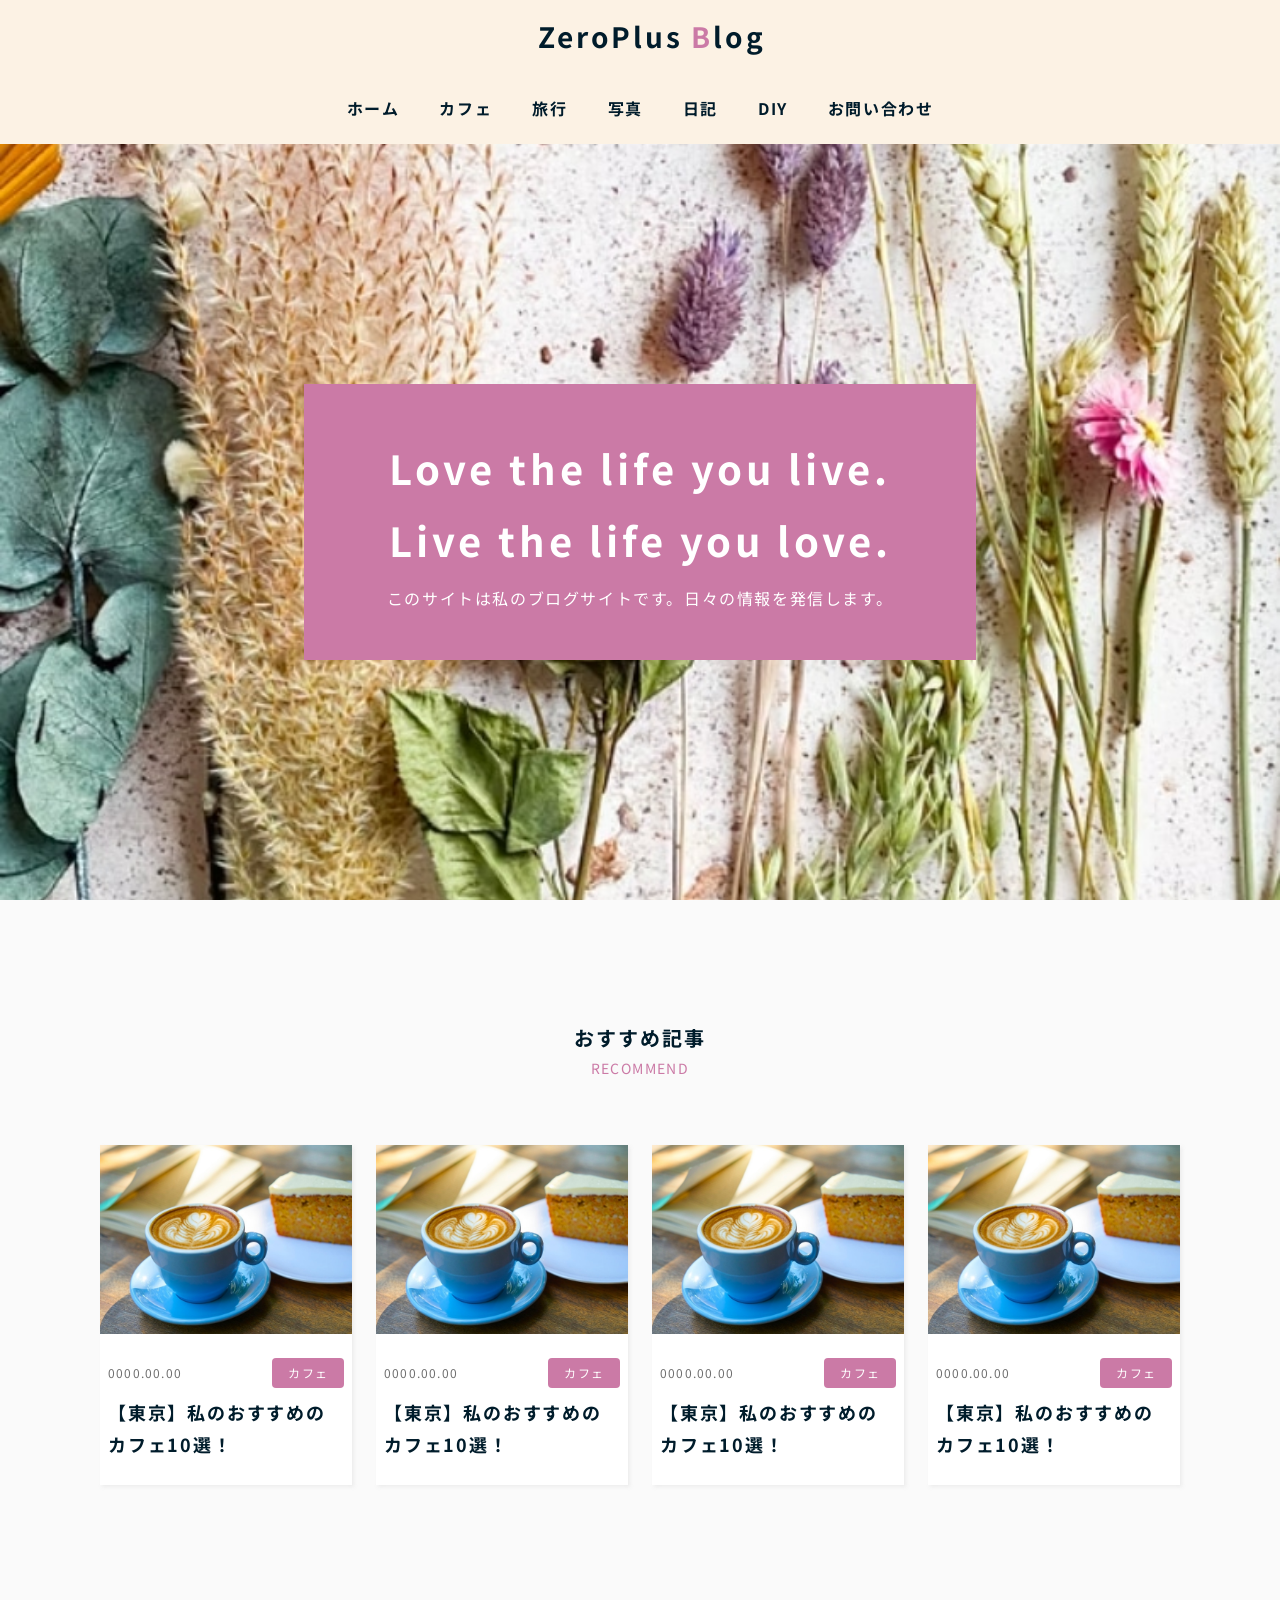
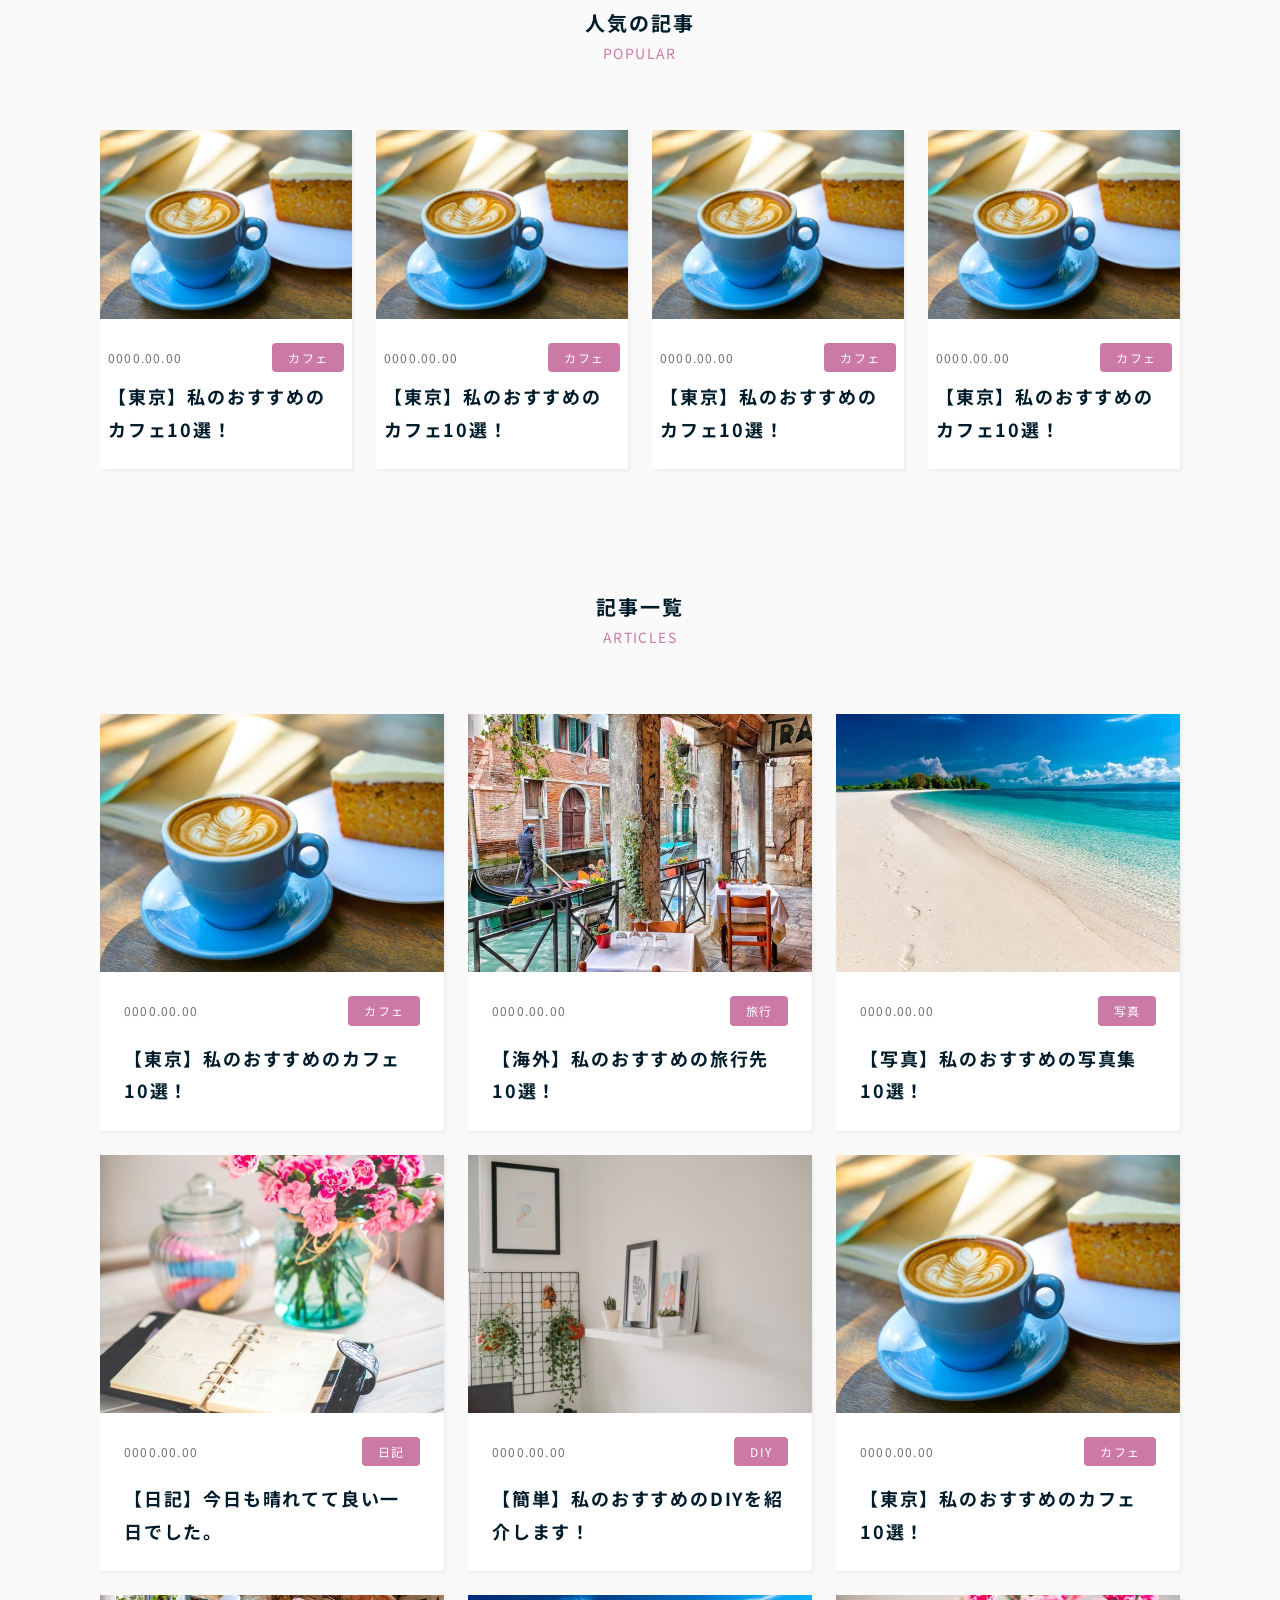
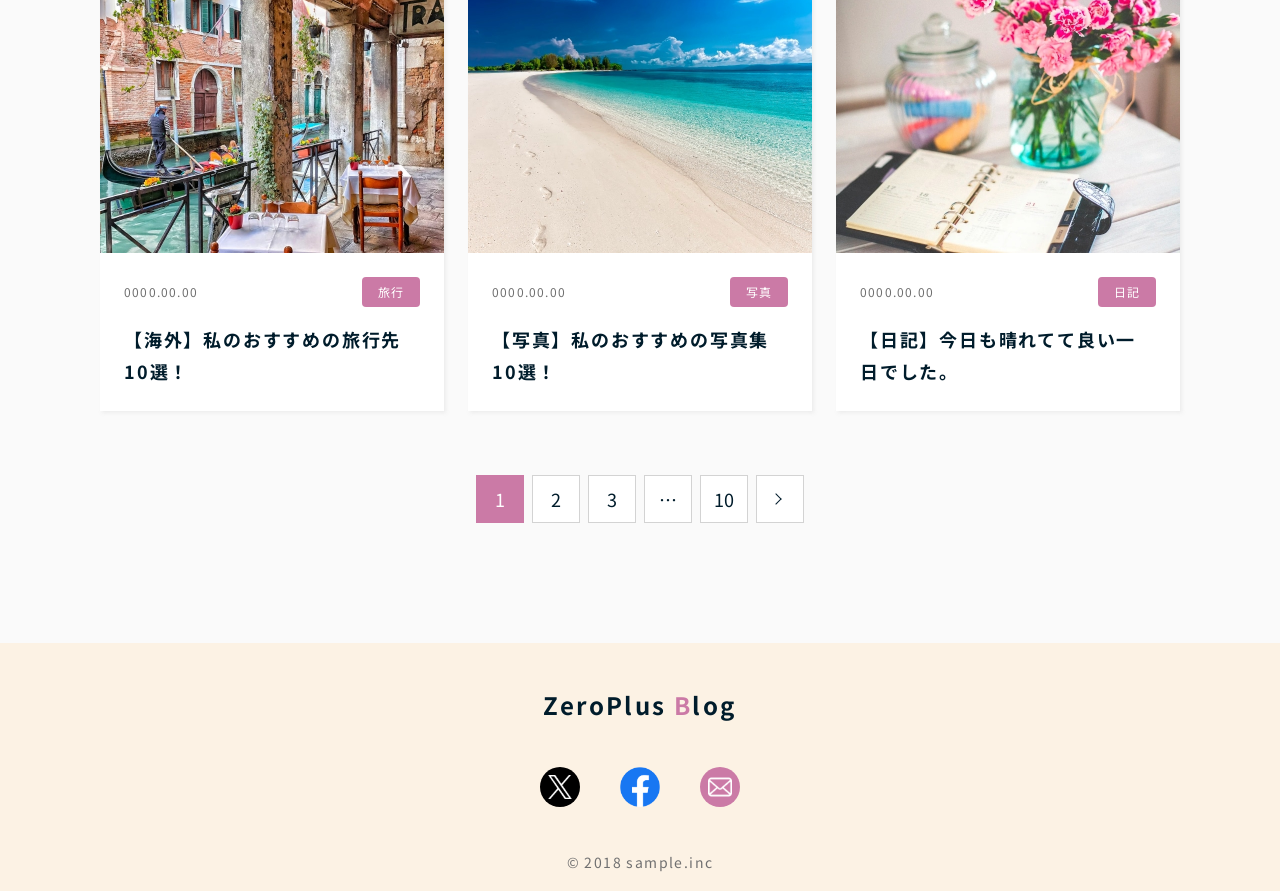
<file: src/index_by_own.html>
<!doctype html>
<html lang="ja">
  <head>
    <meta charset="utf-8" />
    <meta name="viewport" content="width=device-width,initial-scale=1" />
    <title>ZeroPlus Blog</title>
    <meta
      name="description"
      content="このサイトは私のブログサイトです。日々の情報を発信します。"
    />
    <meta name="format-detection" content="telephone=no" />

    <!-- favicon/web-clip-icon -->
    <link rel="icon" href="favicon.ico" type="image/ico" />
    <link rel="icon" href="favicon.png" type="image/png" />
    <link rel="icon" href="favicon.svg" type="image/svg+xml" />
    <link rel="apple-touch-icon" href="webclip.png" />
    <!-- ogp -->
    <meta property="og:site_name" content="ZeroPlus Blog" />
    <meta property="og:url" content="サイトのURL" />
    <meta property="og:type" content="website" />
    <meta property="og:title" content="ZeroPlus Blog" />
    <meta
      property="og:description"
      content="このサイトは私のブログサイトです。日々の情報を発信します。"
    />
    <meta
      property="og:image"
      content="https://zero-plus.io/lesson/ogp/blog_homework_ogp.png"
    />
    <meta property="og:locale" content="ja_JP" />
    <meta name="twitter:card" content="summary_large_image" />
    <meta
      name="twitter:description"
      content="このサイトは私のブログサイトです。日々の情報を発信します。"
    />
    <meta
      name="twitter:image:src"
      content="https://zero-plus.io/lesson/ogp/blog_homework_ogp.png"
    />

    <!-- google fonts -->
    <link rel="preconnect" href="https://fonts.googleapis.com" />
    <link rel="preconnect" href="https://fonts.gstatic.com" crossorigin />
    <link
      href="https://fonts.googleapis.com/css2?family=Noto+Sans+JP:wght@400;700&display=swap"
      rel="stylesheet"
    />
    <!-- css -->
    <link rel="stylesheet" href="css/reset.css" />
    <link rel="stylesheet" href="css/style_by_own.css" />
  </head>
  <body>
    <header class="header">
      <h1 class="header-logo">
        <a href="index_by_own.html" class="header-logo_link"
          >ZeroPlus<span class="header-logo_link__accent-color">&nbsp;B</span
          >log</a
        >
      </h1>
      <nav class="header-nav container">
        <ul class="header-nav_list">
          <li class="header-nav_item">
            <a href="index_by_own.html" class="header-nav_link">ホーム</a>
          </li>
          <li class="header-nav_item">
            <a href="category_by_own.html" class="header-nav_link">カフェ</a>
          </li>
          <li class="header-nav_item">
            <a href="category_by_own.html" class="header-nav_link">旅行</a>
          </li>
          <li class="header-nav_item">
            <a href="category_by_own.html" class="header-nav_link">写真</a>
          </li>
          <li class="header-nav_item">
            <a href="category_by_own.html" class="header-nav_link">日記</a>
          </li>
          <li class="header-nav_item">
            <a href="category_by_own.html" class="header-nav_link">DIY</a>
          </li>
          <li class="header-nav_item">
            <a href="#" class="header-nav_link">お問い合わせ</a>
          </li>
        </ul>
      </nav>
    </header>
    <div class="top_kv">
      <div class="top_kv_copy-wrapper">
        <p class="top_kv_copy">
          Love the life you live. <br />Live the life you love.
        </p>
        <p class="top_kv_copy-jp">
          このサイトは私のブログサイトです。<br
            class="top_kv_break"
          />日々の情報を発信します。
        </p>
      </div>
      <!-- /.top_kv_copy-wrapper -->
    </div>
    <!-- /.kv -->
    <main class="top_main">
      <section class="contents">
        <h2 class="contents-title">おすすめ記事</h2>
        <div class="posts container posts__col-4 contents-body">
          <article class="post">
            <a href="single_by_own.html" class="post_link">
              <div class="post_thumb-wrapper">
                <img
                  src="img/thumb_article.jpg"
                  alt="ラテアートが施されたカフェラテとケーキ"
                  class="post_thumb"
                  width="688"
                  height="516"
                />
              </div>
              <!-- /.post_thumb-wrapper -->
              <div class="post_txt post_txt__col-4">
                <div class="post_meta">
                  <time class="post_meta-date">0000.00.00</time>
                  <span class="post_meta-cat">カフェ</span>
                </div>
                <!-- /.post_meta -->
                <h3 class="post_title post_title__col-4">
                  【東京】私のおすすめのカフェ10選！
                </h3>
              </div>
              <!-- /.post_txt -->
            </a>
          </article>
          <article class="post">
            <a href="single_by_own.html" class="post_link">
              <div class="post_thumb-wrapper">
                <img
                  src="img/thumb_article.jpg"
                  alt="ラテアートが施されたカフェラテとケーキ"
                  class="post_thumb"
                  width="688"
                  height="516"
                />
              </div>
              <!-- /.post_thumb-wrapper -->
              <div class="post_txt post_txt__col-4">
                <div class="post_meta">
                  <time class="post_meta-date">0000.00.00</time>
                  <span class="post_meta-cat">カフェ</span>
                </div>
                <!-- /.post_meta -->
                <h3 class="post_title post_title__col-4">
                  【東京】私のおすすめのカフェ10選！
                </h3>
              </div>
              <!-- /.post_txt -->
            </a>
          </article>
          <article class="post">
            <a href="single_by_own.html" class="post_link">
              <div class="post_thumb-wrapper">
                <img
                  src="img/thumb_article.jpg"
                  alt="ラテアートが施されたカフェラテとケーキ"
                  class="post_thumb"
                  width="688"
                  height="516"
                />
              </div>
              <!-- /.post_thumb-wrapper -->
              <div class="post_txt post_txt__col-4">
                <div class="post_meta">
                  <time class="post_meta-date">0000.00.00</time>
                  <span class="post_meta-cat">カフェ</span>
                </div>
                <!-- /.post_meta -->
                <h3 class="post_title post_title__col-4">
                  【東京】私のおすすめのカフェ10選！
                </h3>
              </div>
              <!-- /.post_txt -->
            </a>
          </article>
          <article class="post">
            <a href="single_by_own.html" class="post_link">
              <div class="post_thumb-wrapper">
                <img
                  src="img/thumb_article.jpg"
                  alt="ラテアートが施されたカフェラテとケーキ"
                  class="post_thumb"
                  width="688"
                  height="516"
                />
              </div>
              <!-- /.post_thumb-wrapper -->
              <div class="post_txt post_txt__col-4">
                <div class="post_meta">
                  <time class="post_meta-date">0000.00.00</time>
                  <span class="post_meta-cat">カフェ</span>
                </div>
                <!-- /.post_meta -->
                <h3 class="post_title post_title__col-4">
                  【東京】私のおすすめのカフェ10選！
                </h3>
              </div>
              <!-- /.post_txt -->
            </a>
          </article>
        </div>
        <!-- /.posts -->
      </section>
      <section class="contents">
        <h2 class="contents-title popular">人気の記事</h2>
        <div class="posts container posts__col-4 contents-body">
          <article class="post">
            <a href="single_by_own.html" class="post_link">
              <div class="post_thumb-wrapper">
                <img
                  src="img/thumb_article.jpg"
                  alt="ラテアートが施されたカフェラテとケーキ"
                  class="post_thumb"
                  width="688"
                  height="516"
                />
              </div>
              <!-- /.post_thumb-wrapper -->
              <div class="post_txt post_txt__col-4">
                <div class="post_meta">
                  <time class="post_meta-date">0000.00.00</time>
                  <span class="post_meta-cat">カフェ</span>
                </div>
                <!-- /.post_meta -->
                <h3 class="post_title post_title__col-4">
                  【東京】私のおすすめのカフェ10選！
                </h3>
              </div>
              <!-- /.post_txt -->
            </a>
          </article>
          <article class="post">
            <a href="single_by_own.html" class="post_link">
              <div class="post_thumb-wrapper">
                <img
                  src="img/thumb_article.jpg"
                  alt="ラテアートが施されたカフェラテとケーキ"
                  class="post_thumb"
                  width="688"
                  height="516"
                />
              </div>
              <!-- /.post_thumb-wrapper -->
              <div class="post_txt post_txt__col-4">
                <div class="post_meta">
                  <time class="post_meta-date">0000.00.00</time>
                  <span class="post_meta-cat">カフェ</span>
                </div>
                <!-- /.post_meta -->
                <h3 class="post_title post_title__col-4">
                  【東京】私のおすすめのカフェ10選！
                </h3>
              </div>
              <!-- /.post_txt -->
            </a>
          </article>
          <article class="post">
            <a href="single_by_own.html" class="post_link">
              <div class="post_thumb-wrapper">
                <img
                  src="img/thumb_article.jpg"
                  alt="ラテアートが施されたカフェラテとケーキ"
                  class="post_thumb"
                  width="688"
                  height="516"
                />
              </div>
              <!-- /.post_thumb-wrapper -->
              <div class="post_txt post_txt__col-4">
                <div class="post_meta">
                  <time class="post_meta-date">0000.00.00</time>
                  <span class="post_meta-cat">カフェ</span>
                </div>
                <!-- /.post_meta -->
                <h3 class="post_title post_title__col-4">
                  【東京】私のおすすめのカフェ10選！
                </h3>
              </div>
              <!-- /.post_txt -->
            </a>
          </article>
          <article class="post">
            <a href="single_by_own.html" class="post_link">
              <div class="post_thumb-wrapper">
                <img
                  src="img/thumb_article.jpg"
                  alt="ラテアートが施されたカフェラテとケーキ"
                  class="post_thumb"
                  width="688"
                  height="516"
                />
              </div>
              <!-- /.post_thumb-wrapper -->
              <div class="post_txt post_txt__col-4">
                <div class="post_meta">
                  <time class="post_meta-date">0000.00.00</time>
                  <span class="post_meta-cat">カフェ</span>
                </div>
                <!-- /.post_meta -->
                <h3 class="post_title post_title__col-4">
                  【東京】私のおすすめのカフェ10選！
                </h3>
              </div>
              <!-- /.post_txt -->
            </a>
          </article>
        </div>
        <!-- /.posts -->
      </section>
      <section class="contents">
        <h2 class="contents-title articles">記事一覧</h2>
        <div class="posts container posts__col-3 contents-body">
          <article class="post">
            <a href="single_by_own.html" class="post_link">
              <div class="post_thumb-wrapper">
                <img
                  src="img/thumb_article.jpg"
                  alt="ラテアートが施されたカフェラテとケーキ"
                  class="post_thumb"
                  width="688"
                  height="516"
                />
              </div>
              <!-- /.post_thumb-wrapper -->
              <div class="post_txt post_txt__col-3">
                <div class="post_meta">
                  <time class="post_meta-date">0000.00.00</time>
                  <span class="post_meta-cat">カフェ</span>
                </div>
                <!-- /.post_meta -->
                <h3 class="post_title post_title__col-3">
                  【東京】私のおすすめのカフェ10選！
                </h3>
              </div>
              <!-- /.post_txt -->
            </a>
          </article>
          <article class="post">
            <a href="single_by_own.html" class="post_link">
              <div class="post_thumb-wrapper">
                <img
                  src="img/thumb_article02.jpg"
                  alt="運河沿いのレストランから見えるゴンドラと古い建物の景色"
                  class="post_thumb"
                  width="688"
                  height="516"
                />
              </div>
              <!-- /.post_thumb-wrapper -->
              <div class="post_txt post_txt__col-3">
                <div class="post_meta">
                  <time class="post_meta-date">0000.00.00</time>
                  <span class="post_meta-cat">旅行</span>
                </div>
                <!-- /.post_meta -->
                <h3 class="post_title post_title__col-3">
                  【海外】私のおすすめの旅行先10選！
                </h3>
              </div>
              <!-- /.post_txt -->
            </a>
          </article>
          <article class="post">
            <a href="single_by_own.html" class="post_link">
              <div class="post_thumb-wrapper">
                <img
                  src="img/thumb_article03.jpg"
                  alt="青い海と白い砂浜に残された足跡"
                  class="post_thumb"
                  width="688"
                  height="516"
                />
              </div>
              <!-- /.post_thumb-wrapper -->
              <div class="post_txt post_txt__col-3">
                <div class="post_meta">
                  <time class="post_meta-date">0000.00.00</time>
                  <span class="post_meta-cat">写真</span>
                </div>
                <!-- /.post_meta -->
                <h3 class="post_title post_title__col-3">
                  【写真】私のおすすめの写真集10選！
                </h3>
              </div>
              <!-- /.post_txt -->
            </a>
          </article>
          <article class="post">
            <a href="single_by_own.html" class="post_link">
              <div class="post_thumb-wrapper">
                <img
                  src="img/thumb_article04.jpg"
                  alt="開かれた手帳と花瓶に生けられたピンクの花"
                  class="post_thumb"
                  width="688"
                  height="516"
                />
              </div>
              <!-- /.post_thumb-wrapper -->
              <div class="post_txt post_txt__col-3">
                <div class="post_meta">
                  <time class="post_meta-date">0000.00.00</time>
                  <span class="post_meta-cat">日記</span>
                </div>
                <!-- /.post_meta -->
                <h3 class="post_title post_title__col-3">
                  【日記】今日も晴れてて良い一日でした。
                </h3>
              </div>
              <!-- /.post_txt -->
            </a>
          </article>
          <article class="post">
            <a href="single_by_own.html" class="post_link">
              <div class="post_thumb-wrapper">
                <img
                  src="img/thumb_article05.jpg"
                  alt="白い壁に設置されたシェルフと小さな観葉植物"
                  class="post_thumb"
                  width="688"
                  height="516"
                />
              </div>
              <!-- /.post_thumb-wrapper -->
              <div class="post_txt post_txt__col-3">
                <div class="post_meta">
                  <time class="post_meta-date">0000.00.00</time>
                  <span class="post_meta-cat">DIY</span>
                </div>
                <!-- /.post_meta -->
                <h3 class="post_title post_title__col-3">
                  【簡単】私のおすすめのDIYを紹介します！
                </h3>
              </div>
              <!-- /.post_txt -->
            </a>
          </article>
          <article class="post">
            <a href="single_by_own.html" class="post_link">
              <div class="post_thumb-wrapper">
                <img
                  src="img/thumb_article.jpg"
                  alt="ラテアートが施されたカフェラテとケーキ"
                  class="post_thumb"
                  width="688"
                  height="516"
                />
              </div>
              <!-- /.post_thumb-wrapper -->
              <div class="post_txt post_txt__col-3">
                <div class="post_meta">
                  <time class="post_meta-date">0000.00.00</time>
                  <span class="post_meta-cat">カフェ</span>
                </div>
                <!-- /.post_meta -->
                <h3 class="post_title post_title__col-3">
                  【東京】私のおすすめのカフェ10選！
                </h3>
              </div>
              <!-- /.post_txt -->
            </a>
          </article>
          <article class="post">
            <a href="single_by_own.html" class="post_link">
              <div class="post_thumb-wrapper">
                <img
                  src="img/thumb_article02.jpg"
                  alt="運河沿いのレストランから見えるゴンドラと古い建物の景色"
                  class="post_thumb"
                  width="688"
                  height="516"
                />
              </div>
              <!-- /.post_thumb-wrapper -->
              <div class="post_txt post_txt__col-3">
                <div class="post_meta">
                  <time class="post_meta-date">0000.00.00</time>
                  <span class="post_meta-cat">旅行</span>
                </div>
                <!-- /.post_meta -->
                <h3 class="post_title post_title__col-3">
                  【海外】私のおすすめの旅行先10選！
                </h3>
              </div>
              <!-- /.post_txt -->
            </a>
          </article>
          <article class="post">
            <a href="single_by_own.html" class="post_link">
              <div class="post_thumb-wrapper">
                <img
                  src="img/thumb_article03.jpg"
                  alt="青い海と白い砂浜に残された足跡"
                  class="post_thumb"
                  width="688"
                  height="516"
                />
              </div>
              <!-- /.post_thumb-wrapper -->
              <div class="post_txt post_txt__col-3">
                <div class="post_meta">
                  <time class="post_meta-date">0000.00.00</time>
                  <span class="post_meta-cat">写真</span>
                </div>
                <!-- /.post_meta -->
                <h3 class="post_title post_title__col-3">
                  【写真】私のおすすめの写真集10選！
                </h3>
              </div>
              <!-- /.post_txt -->
            </a>
          </article>
          <article class="post">
            <a href="single_by_own.html" class="post_link">
              <div class="post_thumb-wrapper">
                <img
                  src="img/thumb_article04.jpg"
                  alt="開かれた手帳と花瓶に生けられたピンクの花"
                  class="post_thumb"
                  width="688"
                  height="516"
                />
              </div>
              <!-- /.post_thumb-wrapper -->
              <div class="post_txt post_txt__col-3">
                <div class="post_meta">
                  <time class="post_meta-date">0000.00.00</time>
                  <span class="post_meta-cat">日記</span>
                </div>
                <!-- /.post_meta -->
                <h3 class="post_title post_title__col-3">
                  【日記】今日も晴れてて良い一日でした。
                </h3>
              </div>
              <!-- /.post_txt -->
            </a>
          </article>
        </div>
        <!-- /.posts -->
        <!-- /.pagination -->
      </section>
      <div class="pagination">
        <span class="pagination_numbers pagination_numbers__current">1</span>
        <a href="#" class="pagination_numbers">2</a>
        <a href="#" class="pagination_numbers">3</a>
        <span class="pagination_numbers">…</span>
        <a href="#" class="pagination_numbers">10</a>
        <a href="#" class="pagination_numbers pagination_numbers__next"></a>
      </div>
    </main>
    <footer class="footer">
      <p class="footer-logo">
        <a href="index_by_own.html" class="footer-logo_link"
          >ZeroPlus<span class="footer-logo_link__accent-color">&nbsp;B</span
          >log</a
        >
      </p>
      <div class="footer-sns">
        <a href="#" class="footer-sns_item">
          <img
            src="img/icon_x.svg"
            alt="X"
            width="40"
            height="40"
            class="footer-sns_icon"
          />
        </a>
        <a href="#" class="footer-sns_item">
          <img
            src="img/icon_facebook.svg"
            alt="Facebook"
            width="40"
            height="40"
            class="footer-sns_icon"
          />
        </a>
        <a href="#" class="footer-sns_item">
          <img
            src="img/icon_email.svg"
            alt="Eメール"
            width="40"
            height="40"
            class="footer-sns_icon"
          />
        </a>
      </div>
      <!-- /.footer-sns -->

      <p class="footer-copyright">
        <small class="footer-copyright_txt">&copy; 2018 sample.inc</small>
      </p>
    </footer>
  </body>
</html>
</file>
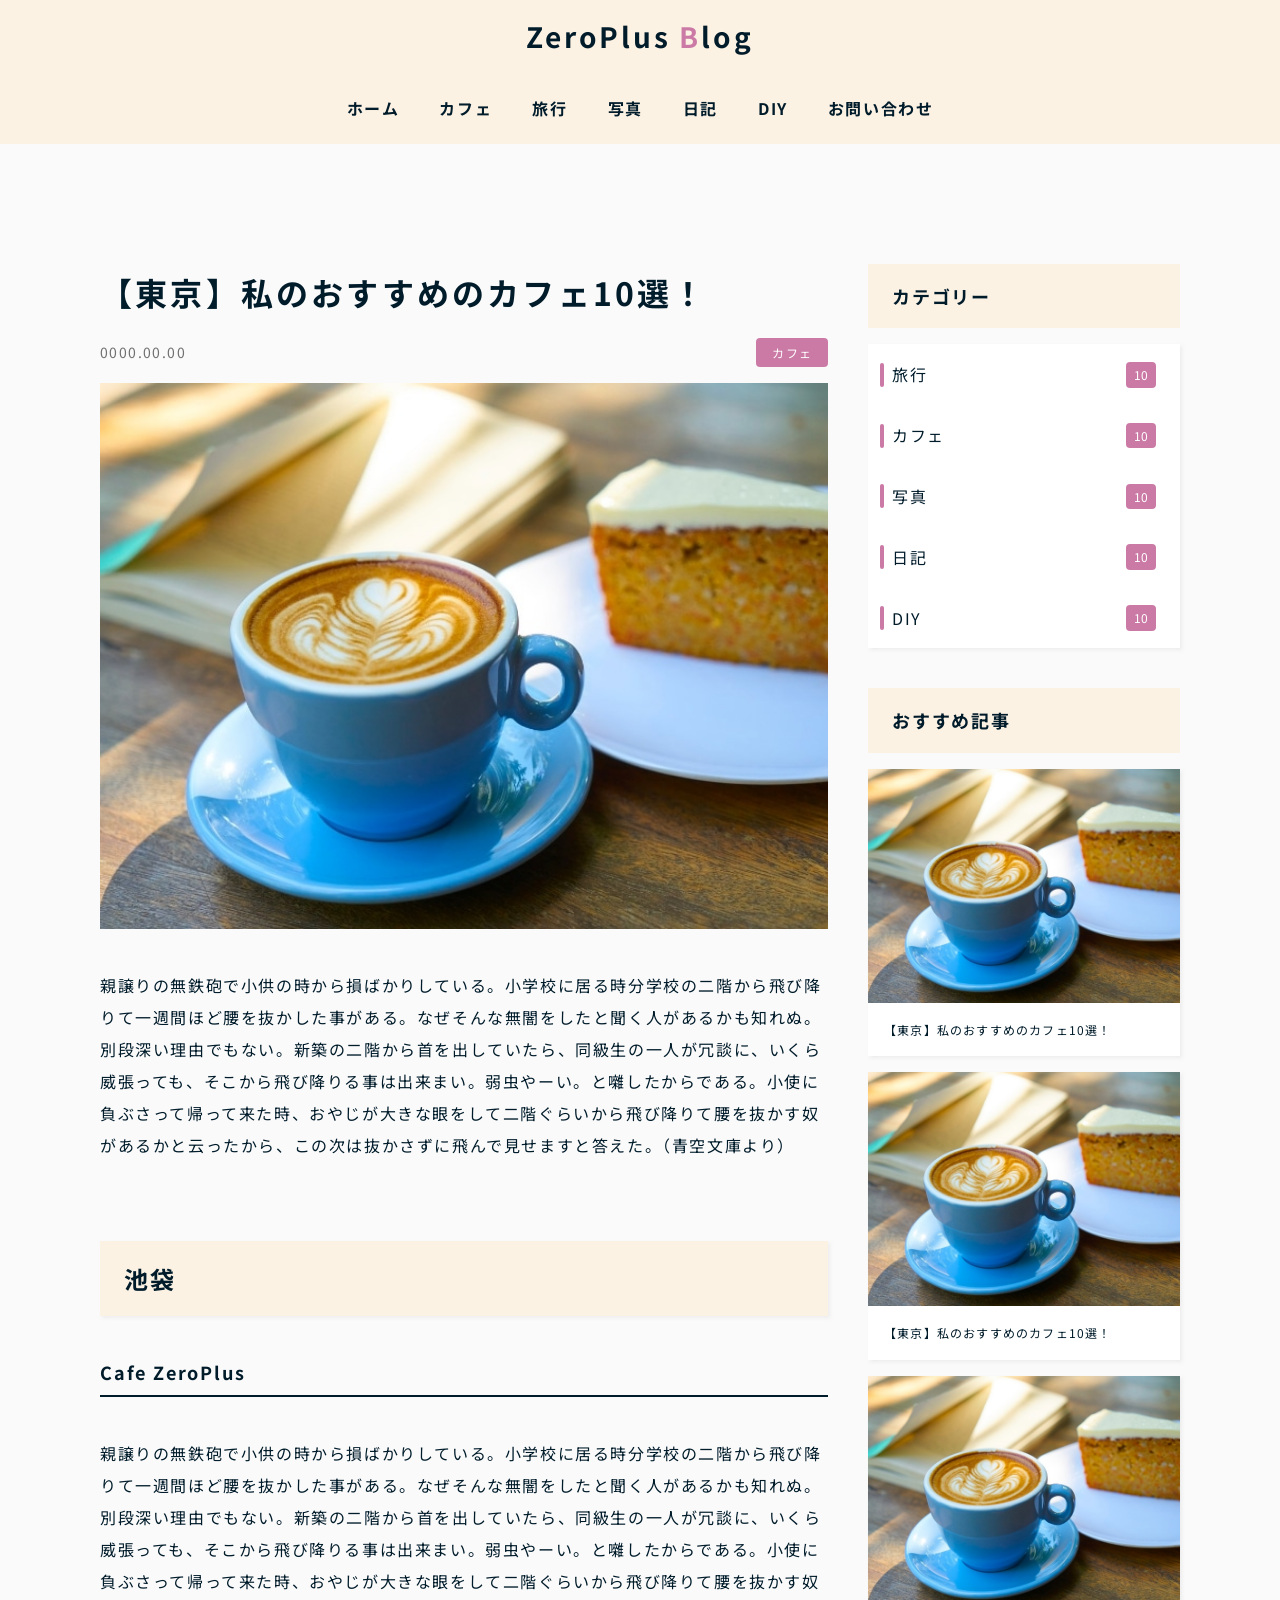
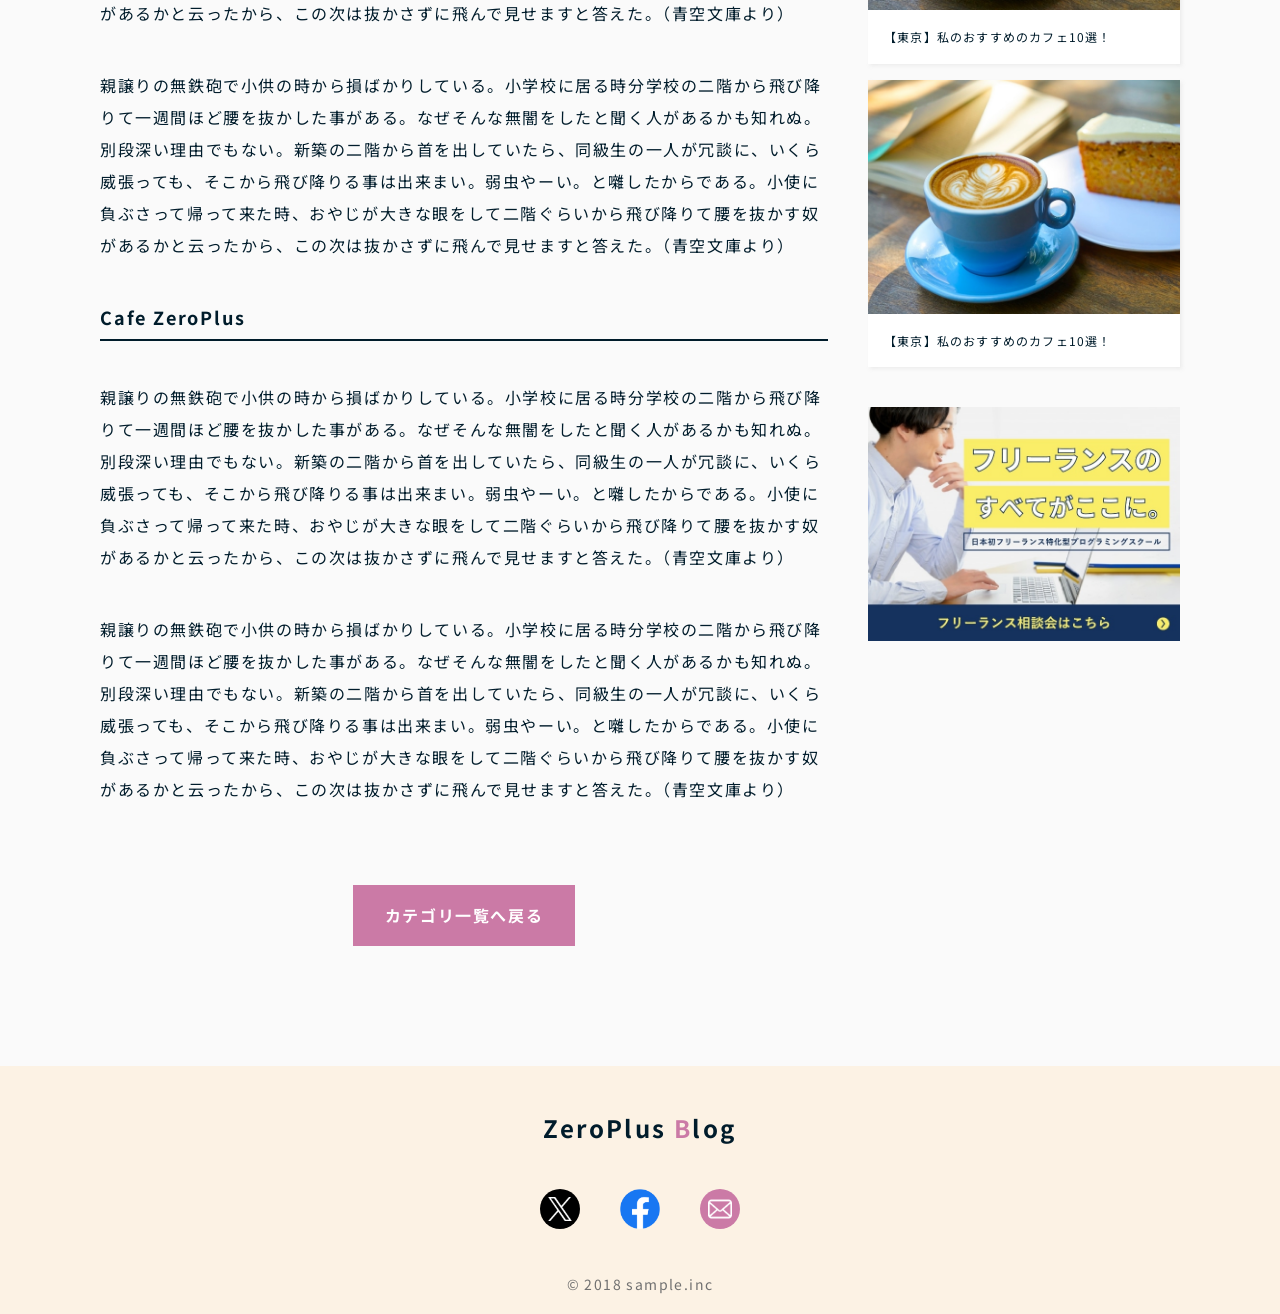
<file: src/single.html>
<!doctype html>
<html lang="ja">
  <head>
    <meta charset="utf-8" />
    <meta name="viewport" content="width=device-width,initial-scale=1" />
    <title>【東京】私のおすすめのカフェ10選！|ZeroPlus Blog</title>
    <meta
      name="description"
      content="親譲りの無鉄砲で小供の時から損ばかりしている。小学校に居る時分学校の二階から飛び降りて一週間ほど腰を抜かした事がある。なぜそんな無闇をしたと聞く人があるかも知れぬ。別段深い理由でもない。新築の二階から首を出していたら、同級生の一人が冗談に、いくら威張っても、そこから飛び降りる事は出来まい。弱虫やーい。と囃したからである。小使に負ぶさって帰って来た時、おやじが大きな眼をして二階ぐらいから飛び降りて腰を抜かす奴があるかと云ったから、この次は抜かさずに飛んで見せますと答えた。（青空文庫より）"
    />
    <meta name="format-detection" content="telephone=no" />

    <!-- favicon/web-clip-icon -->
    <link rel="icon" href="favicon.ico" type="image/ico" />
    <link rel="icon" href="favicon.png" type="image/png" />
    <link rel="icon" href="favicon.svg" type="image/svg+xml" />
    <link rel="apple-touch-icon" href="webclip.png" />
    <!-- ogp -->
    <meta property="og:site_name" content="ZeroPlus Blog" />
    <meta property="og:url" content="サイトのURL" />
    <meta property="og:type" content="article" />
    <meta
      property="og:title"
      content="【東京】私のおすすめのカフェ10選！|ZeroPlus Blog"
    />
    <meta
      property="og:description"
      content="親譲りの無鉄砲で小供の時から損ばかりしている。小学校に居る時分学校の二階から飛び降りて一週間ほど腰を抜かした事がある。なぜそんな無闇をしたと聞く人があるかも知れぬ。別段深い理由でもない。新築の二階から首を出していたら、同級生の一人が冗談に、いくら威張っても、そこから飛び降りる事は出来まい。弱虫やーい。と囃したからである。小使に負ぶさって帰って来た時、おやじが大きな眼をして二階ぐらいから飛び降りて腰を抜かす奴があるかと云ったから、この次は抜かさずに飛んで見せますと答えた。（青空文庫より）"
    />
    <meta
      property="og:image"
      content="https://zero-plus.io/lesson/ogp/blog_homework_ogp.png"
    />
    <meta property="og:locale" content="ja_JP" />
    <meta name="twitter:card" content="summary_large_image" />
    <meta
      name="twitter:description"
      content="親譲りの無鉄砲で小供の時から損ばかりしている。小学校に居る時分学校の二階から飛び降りて一週間ほど腰を抜かした事がある。なぜそんな無闇をしたと聞く人があるかも知れぬ。別段深い理由でもない。新築の二階から首を出していたら、同級生の一人が冗談に、いくら威張っても、そこから飛び降りる事は出来まい。弱虫やーい。と囃したからである。小使に負ぶさって帰って来た時、おやじが大きな眼をして二階ぐらいから飛び降りて腰を抜かす奴があるかと云ったから、この次は抜かさずに飛んで見せますと答えた。（青空文庫より）"
    />
    <meta
      name="twitter:image:src"
      content="https://zero-plus.io/lesson/ogp/blog_homework_ogp.png"
    />

    <!-- google fonts -->
    <link rel="preconnect" href="https://fonts.googleapis.com" />
    <link rel="preconnect" href="https://fonts.gstatic.com" crossorigin />
    <link
      href="https://fonts.googleapis.com/css2?family=Noto+Sans+JP:wght@400;700&display=swap"
      rel="stylesheet"
    />
    <!-- css -->
    <link rel="stylesheet" href="css/reset.css" />
    <link rel="stylesheet" href="css/style.css" />
  </head>
  <body>
    <header class="header">
      <p class="header-logo">
        <a href="index.html" class="header-logo_link"
          >ZeroPlus<span class="header-logo_link__accent-color">&nbsp;B</span
          >log</a
        >
      </p>
      <nav class="header-nav container">
        <ul class="header-nav_list">
          <li class="header-nav_item">
            <a href="index.html" class="header-nav_link">ホーム</a>
          </li>
          <li class="header-nav_item">
            <a href="category.html" class="header-nav_link">カフェ</a>
          </li>
          <li class="header-nav_item">
            <a href="category.html" class="header-nav_link">旅行</a>
          </li>
          <li class="header-nav_item">
            <a href="category.html" class="header-nav_link">写真</a>
          </li>
          <li class="header-nav_item">
            <a href="category.html" class="header-nav_link">日記</a>
          </li>
          <li class="header-nav_item">
            <a href="category.html" class="header-nav_link">DIY</a>
          </li>
          <li class="header-nav_item">
            <a href="#" class="header-nav_link">お問い合わせ</a>
          </li>
        </ul>
      </nav>
    </header>
    <div class="single_contents container">
      <main class="single_main">
        <h1 class="single_main_title">【東京】私のおすすめのカフェ10選！</h1>
        <div class="single_main_meta">
          <time class="single_main_meta-date">0000.00.00</time>
          <a href="category.html" class="single_main_meta-cat">カフェ</a>
        </div>
        <!-- /.single_main_meta -->
        <div class="single_main_thumb-wrapper">
          <img
            src="img//thumb_article.jpg"
            alt="ラテアートが施されたカフェラテとケーキ"
            width="688"
            height="516"
            class="single_main_thumb"
          />
        </div>
        <!-- /.single_main_thumb-wrapper -->
        <div class="single_main_contents">
          <p>
            親譲りの無鉄砲で小供の時から損ばかりしている。小学校に居る時分学校の二階から飛び降りて一週間ほど腰を抜かした事がある。なぜそんな無闇をしたと聞く人があるかも知れぬ。別段深い理由でもない。新築の二階から首を出していたら、同級生の一人が冗談に、いくら威張っても、そこから飛び降りる事は出来まい。弱虫やーい。と囃したからである。小使に負ぶさって帰って来た時、おやじが大きな眼をして二階ぐらいから飛び降りて腰を抜かす奴があるかと云ったから、この次は抜かさずに飛んで見せますと答えた。（青空文庫より）
          </p>
          <h2>池袋</h2>
          <h3>Cafe ZeroPlus</h3>
          <p>
            親譲りの無鉄砲で小供の時から損ばかりしている。小学校に居る時分学校の二階から飛び降りて一週間ほど腰を抜かした事がある。なぜそんな無闇をしたと聞く人があるかも知れぬ。別段深い理由でもない。新築の二階から首を出していたら、同級生の一人が冗談に、いくら威張っても、そこから飛び降りる事は出来まい。弱虫やーい。と囃したからである。小使に負ぶさって帰って来た時、おやじが大きな眼をして二階ぐらいから飛び降りて腰を抜かす奴があるかと云ったから、この次は抜かさずに飛んで見せますと答えた。（青空文庫より）
          </p>
          <p>
            親譲りの無鉄砲で小供の時から損ばかりしている。小学校に居る時分学校の二階から飛び降りて一週間ほど腰を抜かした事がある。なぜそんな無闇をしたと聞く人があるかも知れぬ。別段深い理由でもない。新築の二階から首を出していたら、同級生の一人が冗談に、いくら威張っても、そこから飛び降りる事は出来まい。弱虫やーい。と囃したからである。小使に負ぶさって帰って来た時、おやじが大きな眼をして二階ぐらいから飛び降りて腰を抜かす奴があるかと云ったから、この次は抜かさずに飛んで見せますと答えた。（青空文庫より）
          </p>
          <h3>Cafe ZeroPlus</h3>
          <p>
            親譲りの無鉄砲で小供の時から損ばかりしている。小学校に居る時分学校の二階から飛び降りて一週間ほど腰を抜かした事がある。なぜそんな無闇をしたと聞く人があるかも知れぬ。別段深い理由でもない。新築の二階から首を出していたら、同級生の一人が冗談に、いくら威張っても、そこから飛び降りる事は出来まい。弱虫やーい。と囃したからである。小使に負ぶさって帰って来た時、おやじが大きな眼をして二階ぐらいから飛び降りて腰を抜かす奴があるかと云ったから、この次は抜かさずに飛んで見せますと答えた。（青空文庫より）
          </p>
          <p>
            親譲りの無鉄砲で小供の時から損ばかりしている。小学校に居る時分学校の二階から飛び降りて一週間ほど腰を抜かした事がある。なぜそんな無闇をしたと聞く人があるかも知れぬ。別段深い理由でもない。新築の二階から首を出していたら、同級生の一人が冗談に、いくら威張っても、そこから飛び降りる事は出来まい。弱虫やーい。と囃したからである。小使に負ぶさって帰って来た時、おやじが大きな眼をして二階ぐらいから飛び降りて腰を抜かす奴があるかと云ったから、この次は抜かさずに飛んで見せますと答えた。（青空文庫より）
          </p>
        </div>
        <!-- /.single_main_contents -->
        <div class="single_main_btn-wrapper">
          <a href="category.html" class="single_main_btn">カテゴリ一覧へ戻る</a>
        </div>
        <!-- /.single_main_btn-wrapper -->
      </main>
      <aside class="single_sidebar">
        <div class="single_sidebar_boxes">
          <div class="single_sidebar-box">
            <div class="single_sidebar-box_head">
              <h2 class="single_sidebar-box_head-txt">カテゴリー</h2>
            </div>
            <!-- /.single_sidebar-box_head -->
            <div class="single_sidebar-box_contents">
              <ul class="single_sidebar-cat">
                <li class="single_sidebar-cat_item">
                  <a href="category.html" class="single_sidebar-cat_link"
                    >旅行</a
                  >
                  <span class="single_sidebar-cat_count">10</span>
                </li>
                <li class="single_sidebar-cat_item">
                  <a href="category.html" class="single_sidebar-cat_link"
                    >カフェ</a
                  >
                  <span class="single_sidebar-cat_count">10</span>
                </li>
                <li class="single_sidebar-cat_item">
                  <a href="category.html" class="single_sidebar-cat_link"
                    >写真</a
                  >
                  <span class="single_sidebar-cat_count">10</span>
                </li>
                <li class="single_sidebar-cat_item">
                  <a href="category.html" class="single_sidebar-cat_link"
                    >日記</a
                  >
                  <span class="single_sidebar-cat_count">10</span>
                </li>
                <li class="single_sidebar-cat_item">
                  <a href="category.html" class="single_sidebar-cat_link"
                    >DIY</a
                  >
                  <span class="single_sidebar-cat_count">10</span>
                </li>
              </ul>
            </div>
            <!-- /.single_sidebar-box_head -->
          </div>
          <!-- /.single_sidebar-box -->
          <div class="single_sidebar-box">
            <div class="single_sidebar-box_head">
              <h2 class="single_sidebar-box_head-txt">おすすめ記事</h2>
            </div>
            <!-- /.single_sidebar-box_head -->
            <div class="single_sidebar-box_contents">
              <ul class="single_sidebar-recommend">
                <li class="single_sidebar-recommend_item">
                  <a href="single.html" class="single_sidebar-recommend_link">
                    <div class="single_sidebar-recommend_thumb-wrapper">
                      <img
                        src="img//thumb_article.jpg"
                        alt="ラテアートが施されたカフェラテとケーキ"
                        width="688"
                        height="516"
                        class="single_sidebar-recommend_thumb"
                      />
                    </div>
                    <!-- /.single_sidebar-recommend_thumb-wrapper -->
                    <div class="single_sidebar-recommend_txt-content">
                      <h3 class="single_sidebar-recommend_title">
                        【東京】私のおすすめのカフェ10選！
                      </h3>
                    </div>
                  </a>
                </li>
                <li class="single_sidebar-recommend_item">
                  <a href="single.html" class="single_sidebar-recommend_link">
                    <div class="single_sidebar-recommend_thumb-wrapper">
                      <img
                        src="img//thumb_article.jpg"
                        alt="ラテアートが施されたカフェラテとケーキ"
                        width="688"
                        height="516"
                        class="single_sidebar-recommend_thumb"
                      />
                    </div>
                    <!-- /.single_sidebar-recommend_thumb-wrapper -->
                    <div class="single_sidebar-recommend_txt-content">
                      <h3 class="single_sidebar-recommend_title">
                        【東京】私のおすすめのカフェ10選！
                      </h3>
                    </div>
                  </a>
                </li>
                <li class="single_sidebar-recommend_item">
                  <a href="single.html" class="single_sidebar-recommend_link">
                    <div class="single_sidebar-recommend_thumb-wrapper">
                      <img
                        src="img//thumb_article.jpg"
                        alt="ラテアートが施されたカフェラテとケーキ"
                        width="688"
                        height="516"
                        class="single_sidebar-recommend_thumb"
                      />
                    </div>
                    <!-- /.single_sidebar-recommend_thumb-wrapper -->
                    <div class="single_sidebar-recommend_txt-content">
                      <h3 class="single_sidebar-recommend_title">
                        【東京】私のおすすめのカフェ10選！
                      </h3>
                    </div>
                  </a>
                </li>
                <li class="single_sidebar-recommend_item">
                  <a href="single.html" class="single_sidebar-recommend_link">
                    <div class="single_sidebar-recommend_thumb-wrapper">
                      <img
                        src="img//thumb_article.jpg"
                        alt="ラテアートが施されたカフェラテとケーキ"
                        width="688"
                        height="516"
                        class="single_sidebar-recommend_thumb"
                      />
                    </div>
                    <!-- /.single_sidebar-recommend_thumb-wrapper -->
                    <div class="single_sidebar-recommend_txt-content">
                      <h3 class="single_sidebar-recommend_title">
                        【東京】私のおすすめのカフェ10選！
                      </h3>
                    </div>
                  </a>
                </li>
              </ul>
            </div>
            <!-- /.single_sidebar-box_head -->
          </div>
          <!-- /.single_sidebar-box -->
        </div>
        <!-- /.single_sidebar-boxes -->
        <div class="single_sidebar_bnr-wrapper">
          <img
            src="img//bnr_free-lance.jpg"
            alt="フリーランスの全てがここに。日本初フリーランス特化型プロググラミングスクール"
            width="648"
            height="486"
            class="single_sidebar_bnr"
          />
        </div>
        <!-- /.single_sidebar_bnr-wrapper -->
      </aside>
    </div>
    <!-- /.single_contents -->
    <footer class="footer">
      <p class="footer-logo">
        <a href="index.html" class="footer-logo_link"
          >ZeroPlus<span class="footer-logo_link__accent-color">&nbsp;B</span
          >log</a
        >
      </p>
      <div class="footer-sns">
        <a href="#" class="footer-sns_item">
          <img
            src="img/icon_x.svg"
            alt="X"
            width="40"
            height="40"
            class="footer-sns_icon"
          />
        </a>
        <a href="#" class="footer-sns_item">
          <img
            src="img/icon_facebook.svg"
            alt="Facebook"
            width="40"
            height="40"
            class="footer-sns_icon"
          />
        </a>
        <a href="#" class="footer-sns_item">
          <img
            src="img/icon_email.svg"
            alt="Eメール"
            width="40"
            height="40"
            class="footer-sns_icon"
          />
        </a>
      </div>
      <!-- /.footer-sns -->
      <p class="footer-copyright">
        <small class="footer-copyright_txt">&copy; 2018 sample.inc</small>
      </p>
    </footer>
  </body>
</html>
</file>
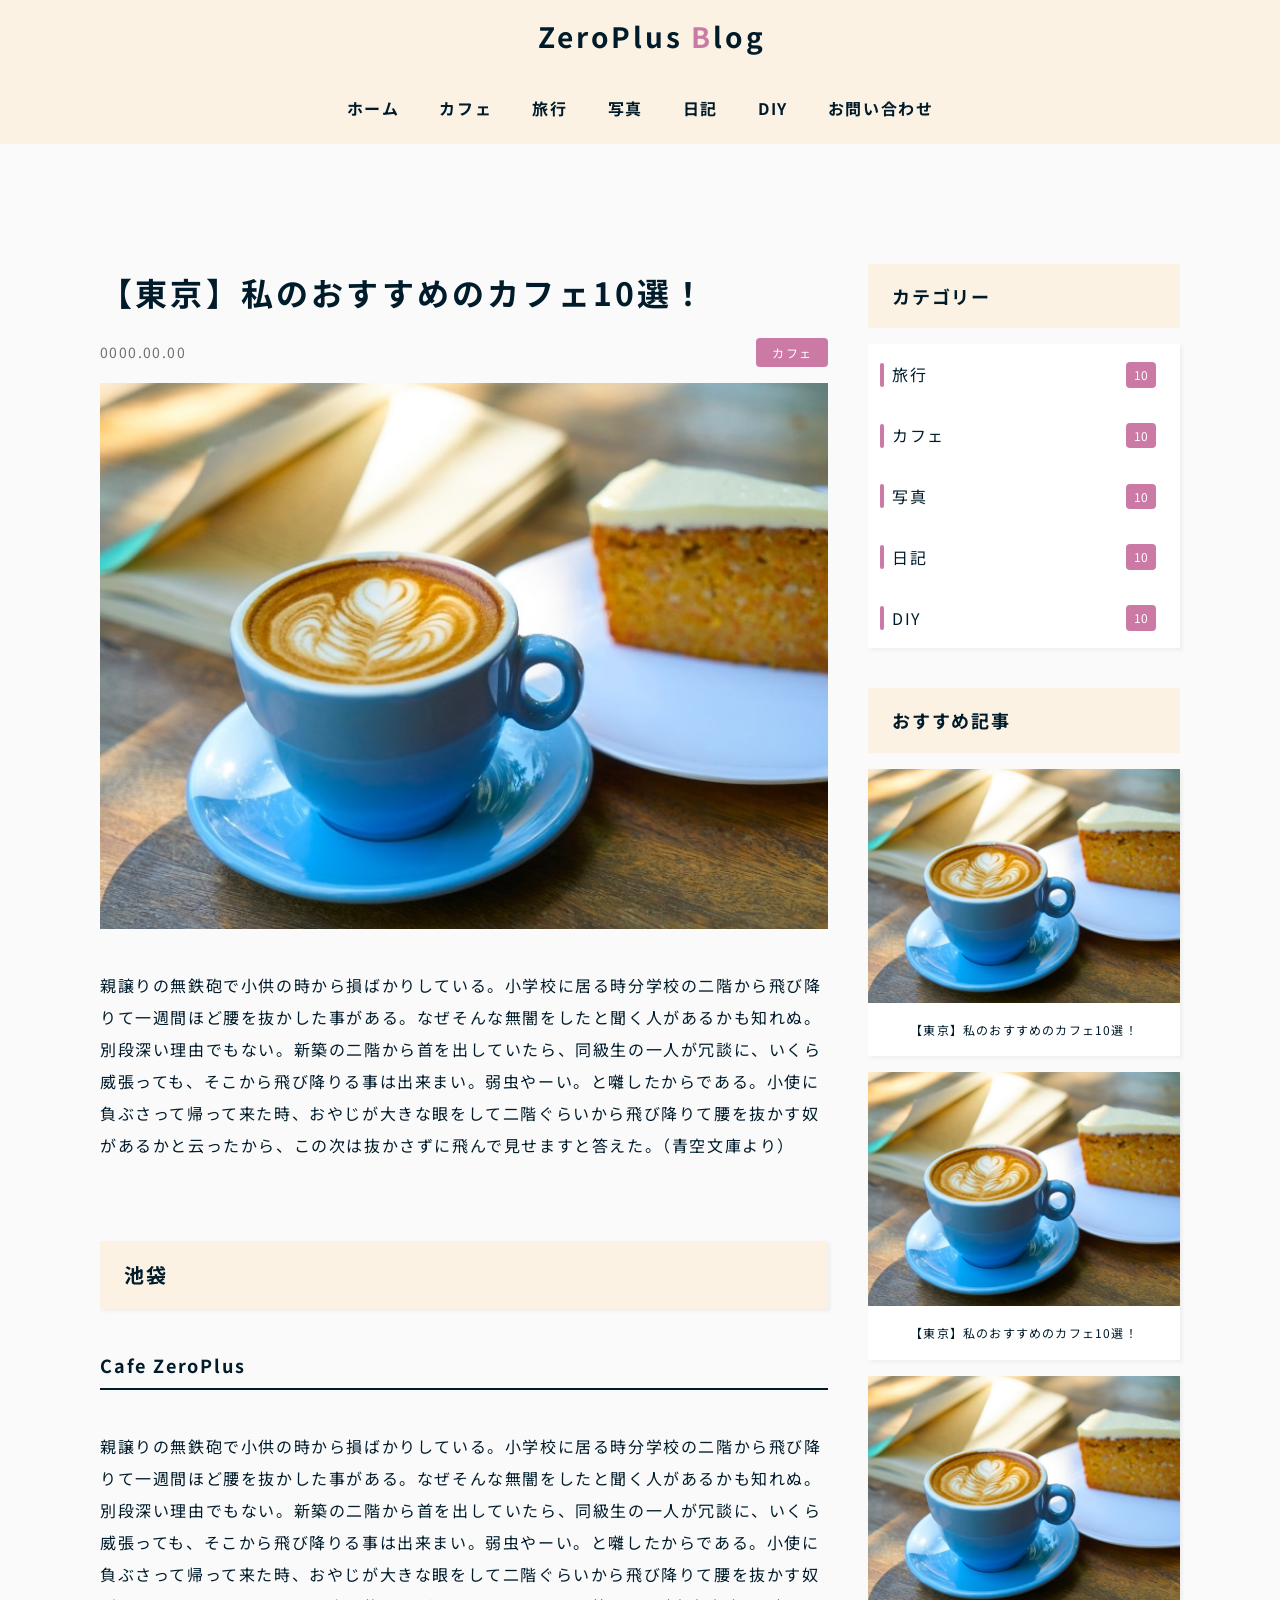
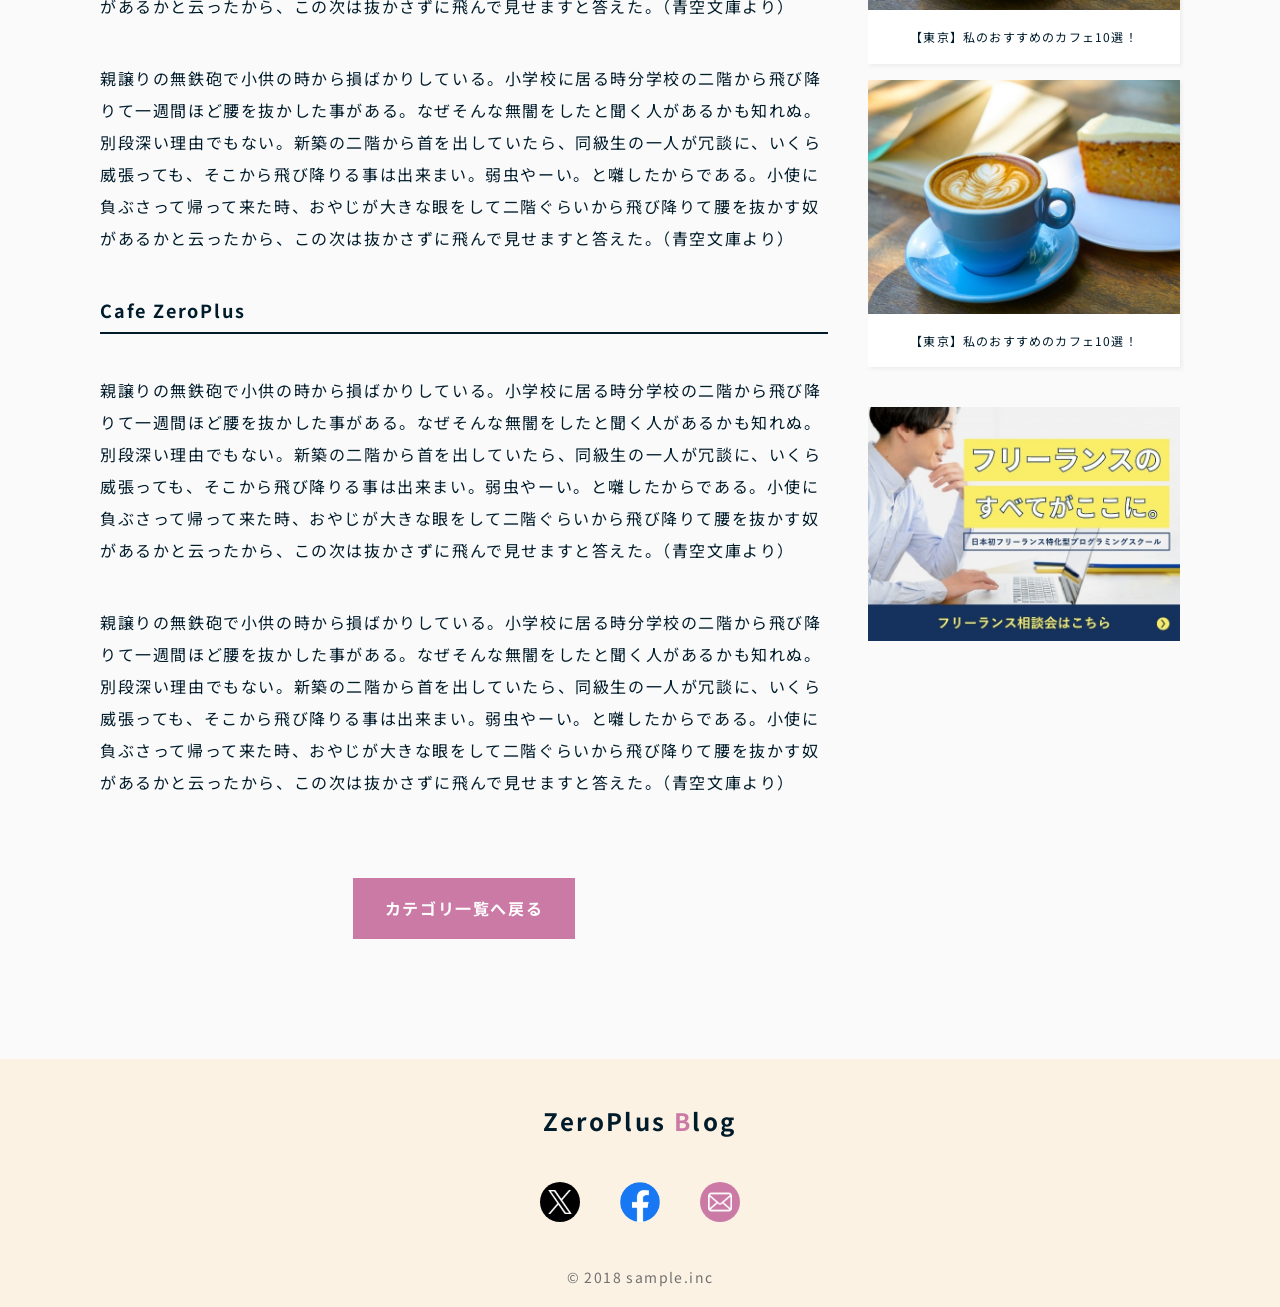
<file: src/single_by_own.html>
<!doctype html>
<html lang="ja">
  <head>
    <meta charset="utf-8" />
    <meta name="viewport" content="width=device-width,initial-scale=1" />
    <title>【東京】私のおすすめのカフェ10選！|ZeroPlus Blog</title>
    <meta
      name="description"
      content="親譲りの無鉄砲で小供の時から損ばかりしている。小学校に居る時分学校の二階から飛び降りて一週間ほど腰を抜かした事がある。なぜそんな無闇をしたと聞く人があるかも知れぬ。別段深い理由でもない。新築の二階から首を出していたら、同級生の一人が冗談に、いくら威張っても、そこから飛び降りる事は出来まい。弱虫やーい。と囃したからである。小使に負ぶさって帰って来た時、おやじが大きな眼をして二階ぐらいから飛び降りて腰を抜かす奴があるかと云ったから、この次は抜かさずに飛んで見せますと答えた。（青空文庫より）"
    />
    <meta name="format-detection" content="telephone=no" />
    
    <!-- favicon/web-clip-icon -->
    <link rel="icon" href="favicon.ico" type="image/ico" />
    <link rel="icon" href="favicon.png" type="image/png" />
    <link rel="icon" href="favicon.svg" type="image/svg+xml" />
    <link rel="apple-touch-icon" href="webclip.png" />
    <!-- ogp -->
    <meta property="og:site_name" content="ZeroPlus Blog" />
    <meta property="og:url" content="サイトのURL" />
    <meta property="og:type" content="article" />
    <meta
      property="og:title"
      content="【東京】私のおすすめのカフェ10選！|ZeroPlus Blog"
    />
    <meta
      property="og:description"
      content="親譲りの無鉄砲で小供の時から損ばかりしている。小学校に居る時分学校の二階から飛び降りて一週間ほど腰を抜かした事がある。なぜそんな無闇をしたと聞く人があるかも知れぬ。別段深い理由でもない。新築の二階から首を出していたら、同級生の一人が冗談に、いくら威張っても、そこから飛び降りる事は出来まい。弱虫やーい。と囃したからである。小使に負ぶさって帰って来た時、おやじが大きな眼をして二階ぐらいから飛び降りて腰を抜かす奴があるかと云ったから、この次は抜かさずに飛んで見せますと答えた。（青空文庫より）"
    />
    <meta
      property="og:image"
      content="https://zero-plus.io/lesson/ogp/blog_homework_ogp.png"
    />
    <meta property="og:locale" content="ja_JP" />
    <meta name="twitter:card" content="summary_large_image" />
    <meta
      name="twitter:description"
      content="親譲りの無鉄砲で小供の時から損ばかりしている。小学校に居る時分学校の二階から飛び降りて一週間ほど腰を抜かした事がある。なぜそんな無闇をしたと聞く人があるかも知れぬ。別段深い理由でもない。新築の二階から首を出していたら、同級生の一人が冗談に、いくら威張っても、そこから飛び降りる事は出来まい。弱虫やーい。と囃したからである。小使に負ぶさって帰って来た時、おやじが大きな眼をして二階ぐらいから飛び降りて腰を抜かす奴があるかと云ったから、この次は抜かさずに飛んで見せますと答えた。（青空文庫より）"
    />
    <meta
      name="twitter:image:src"
      content="https://zero-plus.io/lesson/ogp/blog_homework_ogp.png"
    />

    <!-- google fonts -->
    <link rel="preconnect" href="https://fonts.googleapis.com" />
    <link rel="preconnect" href="https://fonts.gstatic.com" crossorigin />
    <link
      href="https://fonts.googleapis.com/css2?family=Noto+Sans+JP:wght@400;700&display=swap"
      rel="stylesheet"
    />
    <!-- css -->
    <link rel="stylesheet" href="css/reset.css" />
    <link rel="stylesheet" href="css/style_by_own.css" />
  </head>
  <body>
    <header class="header">
      <p class="header-logo">
        <a href="index_by_own.html" class="header-logo_link"
          >ZeroPlus<span class="header-logo_link__accent-color">&nbsp;B</span
          >log</a
        >
      </p>
      <nav class="header-nav container">
        <ul class="header-nav_list">
          <li class="header-nav_item">
            <a href="index_by_own.html" class="header-nav_link">ホーム</a>
          </li>
          <li class="header-nav_item">
            <a href="category_by_own.html" class="header-nav_link">カフェ</a>
          </li>
          <li class="header-nav_item">
            <a href="category_by_own.html" class="header-nav_link">旅行</a>
          </li>
          <li class="header-nav_item">
            <a href="category_by_own.html" class="header-nav_link">写真</a>
          </li>
          <li class="header-nav_item">
            <a href="category_by_own.html" class="header-nav_link">日記</a>
          </li>
          <li class="header-nav_item">
            <a href="category_by_own.html" class="header-nav_link">DIY</a>
          </li>
          <li class="header-nav_item">
            <a href="#" class="header-nav_link">お問い合わせ</a>
          </li>
        </ul>
      </nav>
    </header>
    <div class="single_contents container">
      <main class="single_main">
        <h1 class="single_main_title">【東京】私のおすすめのカフェ10選！</h1>
        <div class="single_main_meta">
          <time class="single_main_meta-date">0000.00.00</time>
          <a href="category_by_own.html" class="single_main_meta-cat">カフェ</a>
        </div>
        <!-- /.single_main_meta -->
        <div class="single_main_thumb-wrapper">
          <img
            src="img//thumb_article.jpg"
            alt="ラテアートが施されたカフェラテとケーキ"
            width="688"
            height="516"
            class="single_main_thumb"
          />
        </div>
        <!-- /.single_main_thumb-wrapper -->
        <div class="single_main_contents">
          <p>
            親譲りの無鉄砲で小供の時から損ばかりしている。小学校に居る時分学校の二階から飛び降りて一週間ほど腰を抜かした事がある。なぜそんな無闇をしたと聞く人があるかも知れぬ。別段深い理由でもない。新築の二階から首を出していたら、同級生の一人が冗談に、いくら威張っても、そこから飛び降りる事は出来まい。弱虫やーい。と囃したからである。小使に負ぶさって帰って来た時、おやじが大きな眼をして二階ぐらいから飛び降りて腰を抜かす奴があるかと云ったから、この次は抜かさずに飛んで見せますと答えた。（青空文庫より）
          </p>
          <h2>池袋</h2>
          <h3>Cafe ZeroPlus</h3>
          <p>
            親譲りの無鉄砲で小供の時から損ばかりしている。小学校に居る時分学校の二階から飛び降りて一週間ほど腰を抜かした事がある。なぜそんな無闇をしたと聞く人があるかも知れぬ。別段深い理由でもない。新築の二階から首を出していたら、同級生の一人が冗談に、いくら威張っても、そこから飛び降りる事は出来まい。弱虫やーい。と囃したからである。小使に負ぶさって帰って来た時、おやじが大きな眼をして二階ぐらいから飛び降りて腰を抜かす奴があるかと云ったから、この次は抜かさずに飛んで見せますと答えた。（青空文庫より）
          </p>
          <p>
            親譲りの無鉄砲で小供の時から損ばかりしている。小学校に居る時分学校の二階から飛び降りて一週間ほど腰を抜かした事がある。なぜそんな無闇をしたと聞く人があるかも知れぬ。別段深い理由でもない。新築の二階から首を出していたら、同級生の一人が冗談に、いくら威張っても、そこから飛び降りる事は出来まい。弱虫やーい。と囃したからである。小使に負ぶさって帰って来た時、おやじが大きな眼をして二階ぐらいから飛び降りて腰を抜かす奴があるかと云ったから、この次は抜かさずに飛んで見せますと答えた。（青空文庫より）
          </p>
          <h3>Cafe ZeroPlus</h3>
          <p>
            親譲りの無鉄砲で小供の時から損ばかりしている。小学校に居る時分学校の二階から飛び降りて一週間ほど腰を抜かした事がある。なぜそんな無闇をしたと聞く人があるかも知れぬ。別段深い理由でもない。新築の二階から首を出していたら、同級生の一人が冗談に、いくら威張っても、そこから飛び降りる事は出来まい。弱虫やーい。と囃したからである。小使に負ぶさって帰って来た時、おやじが大きな眼をして二階ぐらいから飛び降りて腰を抜かす奴があるかと云ったから、この次は抜かさずに飛んで見せますと答えた。（青空文庫より）
          </p>
          <p>
            親譲りの無鉄砲で小供の時から損ばかりしている。小学校に居る時分学校の二階から飛び降りて一週間ほど腰を抜かした事がある。なぜそんな無闇をしたと聞く人があるかも知れぬ。別段深い理由でもない。新築の二階から首を出していたら、同級生の一人が冗談に、いくら威張っても、そこから飛び降りる事は出来まい。弱虫やーい。と囃したからである。小使に負ぶさって帰って来た時、おやじが大きな眼をして二階ぐらいから飛び降りて腰を抜かす奴があるかと云ったから、この次は抜かさずに飛んで見せますと答えた。（青空文庫より）
          </p>
        </div>
        <!-- /.single_main_contents -->
        <div class="single_main_btn-wrapper">
          <a href="category_by_own.html" class="single_main_btn">カテゴリ一覧へ戻る</a>
        </div>
        <!-- /.single_main_btn-wrapper -->
      </main>
      <aside class="single_sidebar">
        <div class="single_sidebar_boxes">
          <div class="single_sidebar-box">
            <div class="single_sidebar-box_head">
              <h2 class="single_sidebar-box_head-txt">カテゴリー</h2>
            </div>
            <!-- /.single_sidebar-box_head -->
            <div class="single_sidebar-box_contents">
              <ul class="single_sidebar-cat">
                <li class="single_sidebar-cat_item">
                  <a href="category_by_own.html" class="single_sidebar-cat_link"
                    >旅行</a
                  >
                  <span class="single_sidebar-cat_count">10</span>
                </li>
                <li class="single_sidebar-cat_item">
                  <a href="category_by_own.html" class="single_sidebar-cat_link"
                    >カフェ</a
                  >
                  <span class="single_sidebar-cat_count">10</span>
                </li>
                <li class="single_sidebar-cat_item">
                  <a href="category_by_own.html" class="single_sidebar-cat_link"
                    >写真</a
                  >
                  <span class="single_sidebar-cat_count">10</span>
                </li>
                <li class="single_sidebar-cat_item">
                  <a href="category_by_own.html" class="single_sidebar-cat_link"
                    >日記</a
                  >
                  <span class="single_sidebar-cat_count">10</span>
                </li>
                <li class="single_sidebar-cat_item">
                  <a href="category_by_own.html" class="single_sidebar-cat_link"
                    >DIY</a
                  >
                  <span class="single_sidebar-cat_count">10</span>
                </li>
              </ul>
            </div>
            <!-- /.single_sidebar-box_head -->
          </div>
          <!-- /.single_sidebar-box -->
          <div class="single_sidebar-box">
            <div class="single_sidebar-box_head">
              <h2 class="single_sidebar-box_head-txt">おすすめ記事</h2>
            </div>
            <!-- /.single_sidebar-box_head -->
            <div class="single_sidebar-box_contents">
              <ul class="single_sidebar-recommend">
                <li class="single_sidebar-recommend_item">
                  <a href="single_by_own.html" class="single_sidebar-recommend_link">
                    <div class="single_sidebar-recommend_thumb-wrapper">
                      <img
                        src="img//thumb_article.jpg"
                        alt="ラテアートが施されたカフェラテとケーキ"
                        width="688"
                        height="516"
                        class="single_sidebar-recommend_thumb"
                      />
                    </div>
                    <!-- /.single_sidebar-recommend_thumb-wrapper -->
                    <div class="single_sidebar-recommend_txt-content">
                      <h3 class="single_sidebar-recommend_title">
                        【東京】私のおすすめのカフェ10選！
                      </h3>
                    </div>
                  </a>
                </li>
                <li class="single_sidebar-recommend_item">
                  <a href="single_by_own.html" class="single_sidebar-recommend_link">
                    <div class="single_sidebar-recommend_thumb-wrapper">
                      <img
                        src="img//thumb_article.jpg"
                        alt="ラテアートが施されたカフェラテとケーキ"
                        width="688"
                        height="516"
                        class="single_sidebar-recommend_thumb"
                      />
                    </div>
                    <!-- /.single_sidebar-recommend_thumb-wrapper -->
                    <div class="single_sidebar-recommend_txt-content">
                      <h3 class="single_sidebar-recommend_title">
                        【東京】私のおすすめのカフェ10選！
                      </h3>
                    </div>
                  </a>
                </li>
                <li class="single_sidebar-recommend_item">
                  <a href="single_by_own.html" class="single_sidebar-recommend_link">
                    <div class="single_sidebar-recommend_thumb-wrapper">
                      <img
                        src="img//thumb_article.jpg"
                        alt="ラテアートが施されたカフェラテとケーキ"
                        width="688"
                        height="516"
                        class="single_sidebar-recommend_thumb"
                      />
                    </div>
                    <!-- /.single_sidebar-recommend_thumb-wrapper -->
                    <div class="single_sidebar-recommend_txt-content">
                      <h3 class="single_sidebar-recommend_title">
                        【東京】私のおすすめのカフェ10選！
                      </h3>
                    </div>
                  </a>
                </li>
                <li class="single_sidebar-recommend_item">
                  <a href="single_by_own.html" class="single_sidebar-recommend_link">
                    <div class="single_sidebar-recommend_thumb-wrapper">
                      <img
                        src="img//thumb_article.jpg"
                        alt="ラテアートが施されたカフェラテとケーキ"
                        width="688"
                        height="516"
                        class="single_sidebar-recommend_thumb"
                      />
                    </div>
                    <!-- /.single_sidebar-recommend_thumb-wrapper -->
                    <div class="single_sidebar-recommend_txt-content">
                      <h3 class="single_sidebar-recommend_title">
                        【東京】私のおすすめのカフェ10選！
                      </h3>
                    </div>
                  </a>
                </li>
              </ul>
            </div>
            <!-- /.single_sidebar-box_head -->
          </div>
          <!-- /.single_sidebar-box -->
        </div>
        <!-- /.single_sidebar-boxes -->
        <div class="single_sidebar_bnr-wrapper">
          <img
            src="img//bnr_free-lance.jpg"
            alt="フリーランスの全てがここに。日本初フリーランス特化型プロググラミングスクール"
            width="648"
            height="486"
            class="single_sidebar_bnr"
          />
        </div>
        <!-- /.single_sidebar_bnr-wrapper -->
      </aside>
    </div>
    <!-- /.single_contents -->
    <footer class="footer">
      <p class="footer-logo">
        <a href="index_by_own.html" class="footer-logo_link"
          >ZeroPlus<span class="footer-logo_link__accent-color">&nbsp;B</span
          >log</a
        >
      </p>
      <div class="footer-sns">
        <a href="#" class="footer-sns_item">
          <img
            src="img/icon_x.svg"
            alt="X"
            width="40"
            height="40"
            class="footer-sns_icon"
          />
        </a>
        <a href="#" class="footer-sns_item">
          <img
            src="img/icon_facebook.svg"
            alt="Facebook"
            width="40"
            height="40"
            class="footer-sns_icon"
          />
        </a>
        <a href="#" class="footer-sns_item">
          <img
            src="img/icon_email.svg"
            alt="Eメール"
            width="40"
            height="40"
            class="footer-sns_icon"
          />
        </a>
      </div>
      <!-- /.footer-sns -->
      <p class="footer-copyright">
        <small class="footer-copyright_txt">&copy; 2018 sample.inc</small>
      </p>
    </footer>
  </body>
</html>
</file>
<file: src/css/style.css>
@charset "UTF-8";
/* ---------- base ---------- */
body {
  color: #001c2b;
  font-family: 'Noto Sans JP', sans-serif;
  font-size: 16px;
  line-height: 1.8;
  background: #fafafa;
}

/* ---------- layout ---------- */
.container {
  padding: 0 16px;
  max-width: 1112px;
  margin-left: auto;
  margin-right: auto;
}

.contents:not(:first-child) {
  margin-top: 80px;
}

@media screen and (min-width: 768px) {
  .contents:not(:first-child) {
    margin-top: 120px;
  }
}

.contents-body {
  margin-top: 64px;
}

/* ---------- header ---------- */

.header {
  background: #fcf2e4;
  position: sticky;
  top: 0;
  left: 0;
  z-index: 100;
}

.header-logo {
  font-size: 24px;
  font-weight: bold;
  letter-spacing: 0.1em;
  height: 72px;
  /* 下記のflexはクリックされる箇所を限定的にするために記述している */
  display: flex;
  align-items: center;
  justify-content: center;
  border-bottom: 2px solid #ffffff;
}

@media screen and (min-width: 768px) {
  .header-logo {
    font-size: 28px;
    border-bottom: none;
  }
}

.header-logo_link {
  height: 100%;
  display: flex;
  align-items: center;
  justify-content: center;
}

.header-logo_link__accent-color {
  color: #cb7aa6;
}

.header-nav {
  padding: 0 16px;
}

@media screen and (min-width: 1080px) {
  .header-nav {
    padding: 0;
  }
}

.header-nav_list {
  height: 72px;
  display: flex;
  overflow: scroll;
  scrollbar-width: none;
}

.header-nav_list::-webkit-scrollbar {
  display: none;
}

@media screen and (min-width: 580px) {
  /* 中間幅のナビアイテムのレイアウト崩れ防止のため */
  .header-nav_list {
    justify-content: center;
  }
}

.header-nav_item {
  font-size: 14px;
  font-weight: bold;
  letter-spacing: 0.1em;
  white-space: nowrap;
}

@media screen and (min-width: 768px) {
  .header-nav_item {
    font-size: 16px;
  }
}

.header-nav_item:not(:first-child) {
  margin-left: 40px;
}

.header-nav_link {
  height: 100%;
  display: flex;
  align-items: center;
}

/* ---------- top ---------- */

.top_kv {
  /* 下記のkvのheightは、calc関数を使ってヘッダー自体の高さを引いて計算している。
  こうすることで、どのデバイス(デバイス毎に一画面の高さが違う)で閲覧しても同じレイアウトが再現できる */
  height: calc(100vh - 144px);
  display: flex;
  align-items: center;
  justify-content: center;
  background: url('../img/img_kv_sm.jpg') center/cover;
  padding: 0 16px;
}

@media screen and (min-width: 768px) {
  .top_kv {
    background-image: url("../img/img_kv_lg.jpg");
  }
}

.top_kv_copy-wrapper {
  width: 100%;
  max-width: 672px;
  padding: 32px 8px;
  text-align: center;
  background: #cb7aa6;
}

@media screen and (min-width: 768px) {
  .top_kv_copy-wrapper {
    padding: 48px 16px;
  }
}

.top_kv_copy {
  color: #ffffff;
  font-size: 24px;
  font-weight: bold;
  letter-spacing: 0.1em;
}

@media screen and (min-width: 768px) {
  .top_kv_copy {
    font-size: 40px;
  }
}

.top_kv_copy-jp {
  color: #ffffff;
  font-size: 14px;
  text-align: center;
  letter-spacing: 0.1em;
  margin-top: 8px;
}

@media screen and (min-width: 768px) {
  .top_kv_copy-jp {
    font-size: 16px;
  }
}

@media screen and (min-width: 768px) {
  .top_kv_break {
    display: none;
  }
}

.top_main {
  padding: 80px 0;
}

@media screen and (min-width: 768px) {
  .top_main {
    padding: 120px 0;
  }
}

.contents-title {
  color: #001c2b;
  font-size: 18px;
  font-weight: bold;
  letter-spacing: 0.1em;
  text-align: center;
  position: relative;
}

@media screen and (min-width: 768px) {
  .contents-title {
    font-size: 20px;
  }
}

.contents-title::after {
  content: 'RECOMMEND';
  display: block;
  /* 上記のdisplay: block;は要素の高さを保持し、装飾要素をposition配置ではなくブロックで表示しています。 */
  /* positionは高さがなくなるので配置が複雑になります。これについてはL6-L7で詳しく解説します。 */
  color: #cb7aa6;
  font-size: 12px;
  font-weight: normal;
  letter-spacing: 0.1em;
}

@media screen and (min-width: 768px) {
  .contents-title::after {
    font-size: 14px;
  }
}
.contents-title.popular::after {
  content: 'POPULAR';
}

.contents-title.articles::after {
  content: 'ARTICLES';
}

.post {
  background: #ffffff;
  box-shadow: 2px 2px 4px rgba(170, 170, 170, 0.16);
}

.post_txt {
  padding: 24px;
}

.post_meta {
  display: flex;
  justify-content: space-between;
  align-items: center;
}

.post_meta-date {
  color: #707070;
  font-size: 14px;
  letter-spacing: 0.1em;
}

@media screen and (min-width: 768px) {
  .post_meta-date {
    font-size: 12px;
  }
}

.post_meta-cat {
  color: #ffffff;
  font-size: 12px;
  letter-spacing: 0.1em;
  padding: 4px 16px;
  background: #cb7aa6;
  border-radius: 4px;
}

.post_title {
  font-size: 18px;
  font-weight: bold;
  letter-spacing: 0.1em;
  margin-top: 16px;
}

@media screen and (min-width: 768px) {
  .post_title__col-4 {
    margin-top: 8px;
  }
}

.posts {
  display: flex;
  flex-wrap: wrap;
}

.posts__col-4 {
  gap: 24px;
}

@media screen and (min-width: 768px) {
  .posts__col-4 > .post {
    width: calc((100% - 24px) / 2);
  }
}

@media screen and (min-width: 1080px) {
  .posts__col-4 > .post {
    width: calc((100% - 72px) / 4);
  }
}

.posts__col-3 {
  gap: 24px;
}

@media screen and (min-width: 768px) {
  .posts__col-3 > .post {
    width: calc((100% - 48px) / 3);
  }
}

@media screen and (min-width: 768px) {
  .post_txt__col-4 {
    padding-right: 8px;
    padding-left: 8px;
  }
}

.pagination {
  display: flex;
  align-items: center;
  justify-content: center;
  margin-top: 64px;
  gap: 8px;
}

.pagination_numbers {
  font-size: 18px;
  width: 48px;
  height: 48px;
  display: flex;
  align-items: center;
  justify-content: center;
  border: 1px solid #d3d3d3;
  background: #ffffff;
}

.pagination_numbers__current {
  color: #ffffff;
  border-color: #cb7aa6;
  background: #cb7aa6;
}

.pagination_numbers__next {
  position: relative;
}

.pagination_numbers__next::before {
  content: '';
  width: 8px;
  height: 8px;
  border-top: 1px solid #001c2b;
  border-right: 1px solid #001c2b;
  position: absolute;
  top: 50%;
  left: 32%;
  transform: translateY(-50%) rotate(45deg);
  z-index: 1;
}

/* ---------- category ---------- */

.cat_header_title {
  font-size: 18px;
  font-weight: bold;
  letter-spacing: 0.1em;
  text-align: center;
}

@media screen and (min-width: 768px) {
  .cat_header_title {
    font-size: 20px;
  }
}

.cat_header_title:before {
  content: 'CATEGORY';
  display: block;
  color: #cb7aa6;
  font-size: 12px;
  font-weight: normal;
  letter-spacing: 0.1em;
}

.cat_main {
  padding: 80px 0;
}

@media screen and (min-width: 768px) {
  .cat_main {
    padding: 120px 0;
  }
}

.cat_main_contents {
  margin-top: 64px;
}

/* ---------- single ---------- */

.single_contents {
  margin-top: 80px;
  margin-bottom: 80px;
}

@media screen and (min-width: 768px) {
  .single_contents {
    display: flex;
    margin-top: 120px;
    margin-bottom: 120px;
  }
}

@media screen and (min-width: 768px) {
  .single_main {
    width: 70%;
  }
}

.single_main_title {
  font-size: 24px;
  font-weight: bold;
  letter-spacing: 0.1em;
}

@media screen and (min-width: 1080px) {
  .single_main_title {
    font-size: 32px;
  }
}

.single_main_meta {
  display: flex;
  justify-content: space-between;
  align-items: center;
  margin-top: 16px;
}

.single_main_meta-date {
  color: #707070;
  font-size: 14px;
  letter-spacing: 0.1em;
}

.single_main_meta-cat {
  color: #ffffff;
  font-size: 12px;
  letter-spacing: 0.1em;
  padding: 4px 16px;
  background: #cb7aa6;
  border-radius: 4px;
  margin-left: 32px;
}

.single_main_thumb-wrapper {
  margin-top: 16px;
}

.single_main_contents h2 {
  font-size: 20px;
  font-weight: bold;
  letter-spacing: 0.1em;
  padding: 16px 24px;
  margin-top: 80px;
  background: #fcf2e4;
  box-shadow: 2px 2px 4px rgba(170, 170, 170, 0.16);
}

@media screen and (min-width: 768px) {
  .single_main_contents h2 {
    font-size: 24px;
  }
}

.single_main_contents h3 {
  font-size: 18px;
  font-weight: bold;
  letter-spacing: 0.1em;
  padding-bottom: 6px;
  margin-top: 40px;
  border-bottom: 2px solid #001c2b;
}

.single_main_contents p {
  margin-top: 40px;
  line-height: 2;
  letter-spacing: 0.1em;
}

.single_main_btn-wrapper {
  text-align: center;
  margin-top: 80px;
}

.single_main_btn {
  color: #ffffff;
  font-size: 16px;
  font-weight: bold;
  letter-spacing: 0.1em;
  display: inline-block;
  padding: 16px 32px;
  background: #cb7aa6;
}

.single_sidebar {
  margin-top: 120px;
}

@media screen and (min-width: 768px) {
  .single_sidebar {
    width: 30%;
    margin-top: 0;
    margin-left: 40px;
  }
}

.single_sidebar_boxes {
  display: flex;
  flex-wrap: wrap;
  justify-content: space-between;
  gap: 40px 0;
}

.single_sidebar_bnr-wrapper {
  margin-top: 40px;
}

.single_sidebar-box {
  width: 100%;
}

.single_sidebar-box_head {
  background: #fcf2e4;
}

.single_sidebar-box_head-txt {
  font-size: 18px;
  font-weight: bold;
  letter-spacing: 0.1em;
  padding: 16px 24px;
}

.single_sidebar-box_contents {
  margin-top: 16px;
}

.single_sidebar-cat {
  background: #ffffff;
  box-shadow: 2px 2px 4px rgba(170, 170, 170, 0.16);
}

.single_sidebar-cat_item {
  display: flex;
  justify-content: space-between;
  align-items: center;
  padding: 16px 24px;
  position: relative;
}

.single_sidebar-cat_link::before {
  content: '';
  width: 4px;
  height: 24px;
  border-radius: 4px;
  background: #cb7aa6;
  position: absolute;
  top: 50%;
  left: 12px;
  transform: translateY(-50%);
}

.single_sidebar-cat_link {
  font-size: 16px;
  letter-spacing: 0.1em;
}

.single_sidebar-cat_count {
  color: #ffffff;
  font-size: 12px;
  padding: 2px 8px;
  background: #cb7aa6;
  border-radius: 4px;
}

.single_sidebar-recommend_item {
  background: #ffffff;
  box-shadow: 2px 2px 4px rgba(170, 170, 170, 0.16);
}

.single_sidebar-recommend_item:not(:first-child) {
  margin-top: 16px;
}

.single_sidebar-recommend_link {
  display: flex;
  align-items: center;
}

@media screen and (min-width: 768px) {
  .single_sidebar-recommend_link {
    display: block;
  }
}

.single_sidebar-recommend_thumb-wrapper {
  width: 120px;
  flex-shrink: 0;
}

@media screen and (min-width: 768px) {
  .single_sidebar-recommend_thumb-wrapper {
    width: 100%;
  }
}

.single_sidebar-recommend_title {
  font-size: 12px;
  letter-spacing: 0.1em;
  padding: 8px 16px;
}

@media screen and (min-width: 768px) {
  .single_sidebar-recommend_title {
    padding: 16px;
  }
}


/* ---------- footer ---------- */

.footer {
  padding: 40px 0 16px;
  background: #fcf2e4;
}

.footer-logo {
  font-size: 24px;
  font-weight: bold;
  letter-spacing: 0.1em;
  text-align: center;
}

.footer-logo_link__accent-color {
  color: #cb7aa6;
}

.footer-sns {
  margin: 40px auto 0;
  display: flex;
  gap: 40px;
  justify-content: center;
}

.footer-sns_item {
  width: 40px;
  height: 40px;
}

.footer-copyright {
  color: #707070;
  text-align: center;
  margin-top: 40px;
}

.footer-copyright_txt {
  font-size: 14px;
  letter-spacing: 0.1em;
}
</file>
<file: src/css/style_by_own.css>
@charset "UTF-8";
/* ---------- base ---------- */
body {
  color: #001c2b;
  font-family: 'Noto Sans JP', sans-serif;
  font-size: 16px;
  line-height: 1.8;
  background: #fafafa;
}

/* ---------- layout ---------- */
.container {
  padding: 0 16px;
  max-width: 1112px;
  margin-left: auto;
  margin-right: auto;
}

.contents:not(:first-child) {
  margin-top: 80px;
}

@media screen and (min-width: 1080px) {
  .contents:not(:first-child) {
    margin-top: 120px;
  }
}

.contents-body {
  margin-top: 64px;
}

/* ---------- header ---------- */

.header {
  background: #fcf2e4;
  position: sticky;
  top: 0;
  left: 0;
  z-index: 100;
}

@media screen and (min-width: 1080px) {
  .header {
    /* display: flex; */
    /* flex-direction: column; */
    /* justify-content: center; */
    /* align-items: center; */
  }
}

.header-logo {
  font-size: 24px;
  font-weight: bold;
  letter-spacing: 0.1em;
  height: 72px;
  /* 下記のflexはクリックされる箇所を限定的にするために記述している */
  display: flex;
  align-items: center;
  justify-content: center;
  border-bottom: 2px solid #ffffff;
}

@media screen and (min-width: 1080px) {
  .header-logo {
    font-size: 28px;
    padding: 0 0 0 24px;
    border-bottom : none;
  }
}

.header-logo_link {
  height: 100%;
  display: flex;
  align-items: center;
  justify-content: center;
}

.header-logo_link__accent-color {
  color: #cb7aa6;
}

.header-nav {
  padding: 0 16px;
}

@media screen and (min-width: 1080px) {
  .header-nav {
    background-color: transparent;
    padding: 0 24px;
  }
}

.header-nav_list {
  height: 72px;
  display: flex;
  overflow: scroll;
  scrollbar-width: none;
}

@media screen and (min-width: 580px) {
  /* 中間幅のナビアイテムのレイアウト崩れ防止のため */
  .header-nav_list {
    justify-content: center;
  }
}

.header-nav_list::-webkit-scrollbar {
  display: none;
}

.header-nav_item {
  font-size: 14px;
  font-weight: bold;
  letter-spacing: 0.1em;
  white-space: nowrap;
}

@media screen and (min-width: 1080px) {
  .header-nav_item {
    font-size: 16px;
  }
}

.header-nav_item:not(:first-child) {
  margin-left: 40px;
}

.header-nav_link {
  height: 100%;
  display: flex;
  align-items: center;
}

/* ---------- top ---------- */

.top_kv {
  /* 下記のkvのheightは、calc関数を使ってヘッダー自体の高さを引いて計算している。
  こうすることで、どのデバイス(デバイス毎に一画面の高さが違う)で閲覧しても同じレイアウトが再現できる */
  height: calc(100vh - 144px);
  display: flex;
  align-items: center;
  justify-content: center;
  background: url('../img/img_kv_sm.jpg') center/cover;
  padding: 0 16px;
}

.top_kv_copy-wrapper {
  width: 100%;
  max-width: 672px;
  padding: 32px 8px;
  text-align: center;
  background: #cb7aa6;
}

@media screen and (min-width: 1080px) {
  .top_kv_copy-wrapper {
    padding: 48px 16px;
  }
}

.top_kv_copy {
  color: #ffffff;
  font-size: 24px;
  font-weight: bold;
  letter-spacing: 0.1em;
}

@media screen and (min-width: 1080px) {
  .top_kv_copy {
    font-size: 40px;
  }
}
.top_kv_copy-jp {
  color: #ffffff;
  font-size: 14px;
  text-align: center;
  letter-spacing: 0.1em;
  margin-top: 8px;
}

@media screen and (min-width: 1080px) {
  .top_kv_copy-jp {
    font-size: 16px;
  }
}

@media screen and (min-width: 1080px) {
  .top_kv_break {
    display: none;
  }
}
.top_main {
  padding: 80px 0;
}

@media screen and (min-width: 1080px) {
  .top_main {
    padding: 120px 0;
  }
}

.contents-title {
  color: #001c2b;
  font-size: 18px;
  font-weight: bold;
  letter-spacing: 0.1em;
  text-align: center;
  position: relative;
}

@media screen and (min-width: 1080px) {
  .contents-title {
    font-size: 20px;
  }
}

.contents-title::after {
  content: 'RECOMMEND';
  display: block;
  /* 上記のdisplay: block;は要素の高さを保持し、装飾要素をposition配置ではなくブロックで表示しています。 */
  /* positionは高さがなくなるので配置が複雑になります。これについてはL6-L7で詳しく解説します。 */
  color: #cb7aa6;
  font-size: 12px;
  font-weight: normal;
  letter-spacing: 0.1em;
}

@media screen and (min-width: 1080px) {
  .contents-title::after {
    font-size: 14px;
  }
}
.contents-title.popular::after {
  content: 'POPULAR';
}

.contents-title.articles::after {
  content: 'ARTICLES';
}

.post {
  background: #ffffff;
  box-shadow: 2px 2px 4px rgba(170, 170, 170, 0.16);
}

.post_txt {
  padding: 24px;
}

@media screen and (min-width: 1080px) {
  .post_txt {
    /* padding: 24px 8px; */
  }
}

.post_meta {
  display: flex;
  justify-content: space-between;
  align-items: center;
}

.post_meta-date {
  color: #707070;
  font-size: 14px;
  letter-spacing: 0.1em;
}

@media screen and (min-width: 1080px) {
  .post_meta-date {
    font-size: 12px;
  }
}

.post_meta-cat {
  color: #ffffff;
  font-size: 12px;
  letter-spacing: 0.1em;
  padding: 4px 16px;
  background: #cb7aa6;
  border-radius: 4px;
}

.post_title {
  font-size: 18px;
  font-weight: bold;
  letter-spacing: 0.1em;
  margin-top: 16px;
}

@media screen and (min-width: 1080px) {
  .post_txt__col-4 {
    padding: 24px 8px;
  }
}

@media screen and (min-width: 1080px) {
  .post_title__col-4 {
    margin-top: 8px;
  }
}

.posts {
  display: flex;
  flex-wrap: wrap;
}

.posts__col-4 {
  gap: 24px;
}

/* @media screen and (min-width: 1080px) {
  .posts__col-4 {
    padding: 24px 8px;
  }
} */

@media screen and (min-width:768px) {
  .posts__col-4 .post {
    width: calc((100% - 24px * 3) / 4);
  }
}

.posts__col-3 {
  gap: 24px;
}

@media screen and (min-width: 1080px) {
  .posts__col-3 .post{
      width: calc((100% - 24px * 2) / 3);
      /* padding: 24px; */
  }
}

@media screen and (min-width: 1080px) {
  .post_title__col-3 {
    margin-top: 16px;
  }
}

.pagination {
  display: flex;
  align-items: center;
  justify-content: center;
  margin-top: 64px;
  gap: 8px;
}

.pagination_numbers {
  font-size: 18px;
  width: 48px;
  height: 48px;
  display: flex;
  align-items: center;
  justify-content: center;
  border: 1px solid #d3d3d3;
  background: #ffffff;
}

.pagination_numbers__current {
  color: #ffffff;
  border-color: #cb7aa6;
  background: #cb7aa6;
}

.pagination_numbers__next {
  position: relative;
}

.pagination_numbers__next::before {
  content: '';
  width: 8px;
  height: 8px;
  border-top: 1px solid #001c2b;
  border-right: 1px solid #001c2b;
  position: absolute;
  top: 50%;
  left: 32%;
  transform: translateY(-50%) rotate(45deg);
  z-index: 1;
}

/* ---------- category ---------- */

.cat_header_title {
  font-size: 18px;
  font-weight: bold;
  letter-spacing: 0.1em;
  text-align: center;
}

@media screen and (min-width: 1080px) {
  .cat_header_title {
    font-size: 20px;
  }
}

.cat_header_title:before {
  content: 'CATEGORY';
  display: block;
  color: #cb7aa6;
  font-size: 12px;
  font-weight: normal;
  letter-spacing: 0.1em;
}

.cat_main {
  padding: 80px 0;
}

@media screen and (min-width: 1080px) {
  .cat_main {
    padding: 120px 0;
  }
}

.cat_main_contents {
  margin-top: 64px;
}

/* ---------- single ---------- */

.single_contents {
  margin-top: 80px;
  margin-bottom: 80px;
}

@media screen and (min-width: 1080px) {
  .single_contents {
    margin-top: 120px;
    margin-bottom: 120px;
    display: flex;
    flex-wrap: wrap;
    /* justify-content: center; */
    align-content: center;
    gap: 40px;

  }
}

@media screen and (min-width: 1080px) {
  .single_main {
    max-width: 728px;
  }
}
.single_main_title {
  font-size: 24px;
  font-weight: bold;
  letter-spacing: 0.1em;
}

@media screen and (min-width: 1080px) {
  .single_main_title {
    font-size: 32px;
  }
}

.single_main_meta {
  display: flex;
  justify-content: space-between;
  align-items: center;
  margin-top: 16px;
}

.single_main_meta-date {
  color: #707070;
  font-size: 14px;
  letter-spacing: 0.1em;
}

.single_main_meta-cat {
  color: #ffffff;
  font-size: 12px;
  letter-spacing: 0.1em;
  padding: 4px 16px;
  background: #cb7aa6;
  border-radius: 4px;
  margin-left: 32px;
}

.single_main_thumb-wrapper {
  margin-top: 16px;
}

.single_main_contents h2 {
  font-size: 20px;
  font-weight: bold;
  letter-spacing: 0.1em;
  padding: 16px 24px;
  margin-top: 80px;
  background: #fcf2e4;
  box-shadow: 2px 2px 4px rgba(170, 170, 170, 0.16);
}

.single_main_contents h3 {
  font-size: 18px;
  font-weight: bold;
  letter-spacing: 0.1em;
  padding-bottom: 6px;
  margin-top: 40px;
  border-bottom: 2px solid #001c2b;
}

.single_main_contents p {
  margin-top: 40px;
  line-height: 2;
  letter-spacing: 0.1em;
}

.single_main_btn-wrapper {
  text-align: center;
  margin-top: 80px;
}

.single_main_btn {
  color: #ffffff;
  font-size: 16px;
  font-weight: bold;
  letter-spacing: 0.1em;
  display: inline-block;
  padding: 16px 32px;
  background: #cb7aa6;
}

.single_sidebar {
  margin-top: 120px;
}

@media screen and (min-width: 1080px) {
  .single_sidebar {
    margin-top: 0;
    width: 312px;
  }
}

.single_sidebar_boxes {
  display: flex;
  flex-wrap: wrap;
  justify-content: space-between;
  gap: 40px 0;
}

.single_sidebar_bnr-wrapper {
  margin-top: 40px;
}

.single_sidebar-box {
  width: 100%;
}

.single_sidebar-box_head {
  background: #fcf2e4;
}

.single_sidebar-box_head-txt {
  font-size: 18px;
  font-weight: bold;
  letter-spacing: 0.1em;
  padding: 16px 24px;
}

@media screen and (min-width: 1080px) {
  .single_sidebar-box_head-txt {
    padding: 16px 10px 16px 24px;
  }
}

.single_sidebar-box_contents {
  margin-top: 16px;
}

.single_sidebar-cat {
  background: #ffffff;
  box-shadow: 2px 2px 4px rgba(170, 170, 170, 0.16);
}

.single_sidebar-cat_item {
  display: flex;
  justify-content: space-between;
  align-items: center;
  padding: 16px 24px;
  position: relative;
}

.single_sidebar-cat_link::before {
  content: '';
  width: 4px;
  height: 24px;
  border-radius: 4px;
  background: #cb7aa6;
  position: absolute;
  top: 50%;
  left: 12px;
  transform: translateY(-50%);
}

.single_sidebar-cat_link {
  font-size: 16px;
  letter-spacing: 0.1em;
}

.single_sidebar-cat_count {
  color: #ffffff;
  font-size: 12px;
  padding: 2px 8px;
  background: #cb7aa6;
  border-radius: 4px;
}

.single_sidebar-recommend_item {
  background: #ffffff;
  box-shadow: 2px 2px 4px rgba(170, 170, 170, 0.16);
}

.single_sidebar-recommend_item:not(:first-child) {
  margin-top: 16px;
}

.single_sidebar-recommend_link {
  display: flex;
  align-items: center;
}

@media screen and (min-width: 1080px) {
  .single_sidebar-recommend_link {
    flex-direction: column;
  }
}
.single_sidebar-recommend_thumb-wrapper {
  width: 120px;
  flex-shrink: 0;
}

@media screen and (min-width: 1080px) {
  .single_sidebar-recommend_thumb-wrapper {
    width: 100%;
  }
}

.single_sidebar-recommend_title {
  font-size: 12px;
  letter-spacing: 0.1em;
  padding: 8px 16px;
}

@media screen and (min-width: 1080px) {
  .single_sidebar-recommend_title {
    padding: 16px;
  }
}

/* ---------- footer ---------- */

.footer {
  padding: 40px 0 16px;
  background: #fcf2e4;
}

.footer-logo {
  font-size: 24px;
  font-weight: bold;
  letter-spacing: 0.1em;
  text-align: center;
}

.footer-logo_link__accent-color {
  color: #cb7aa6;
}

.footer-sns {
  margin: 40px auto 0;
  display: flex;
  gap: 40px;
  justify-content: center;
}

.footer-sns_item {
  width: 40px;
  height: 40px;
}

.footer-copyright {
  color: #707070;
  text-align: center;
  margin-top: 40px;
}

.footer-copyright_txt {
  font-size: 14px;
  letter-spacing: 0.1em;
}
</file>
